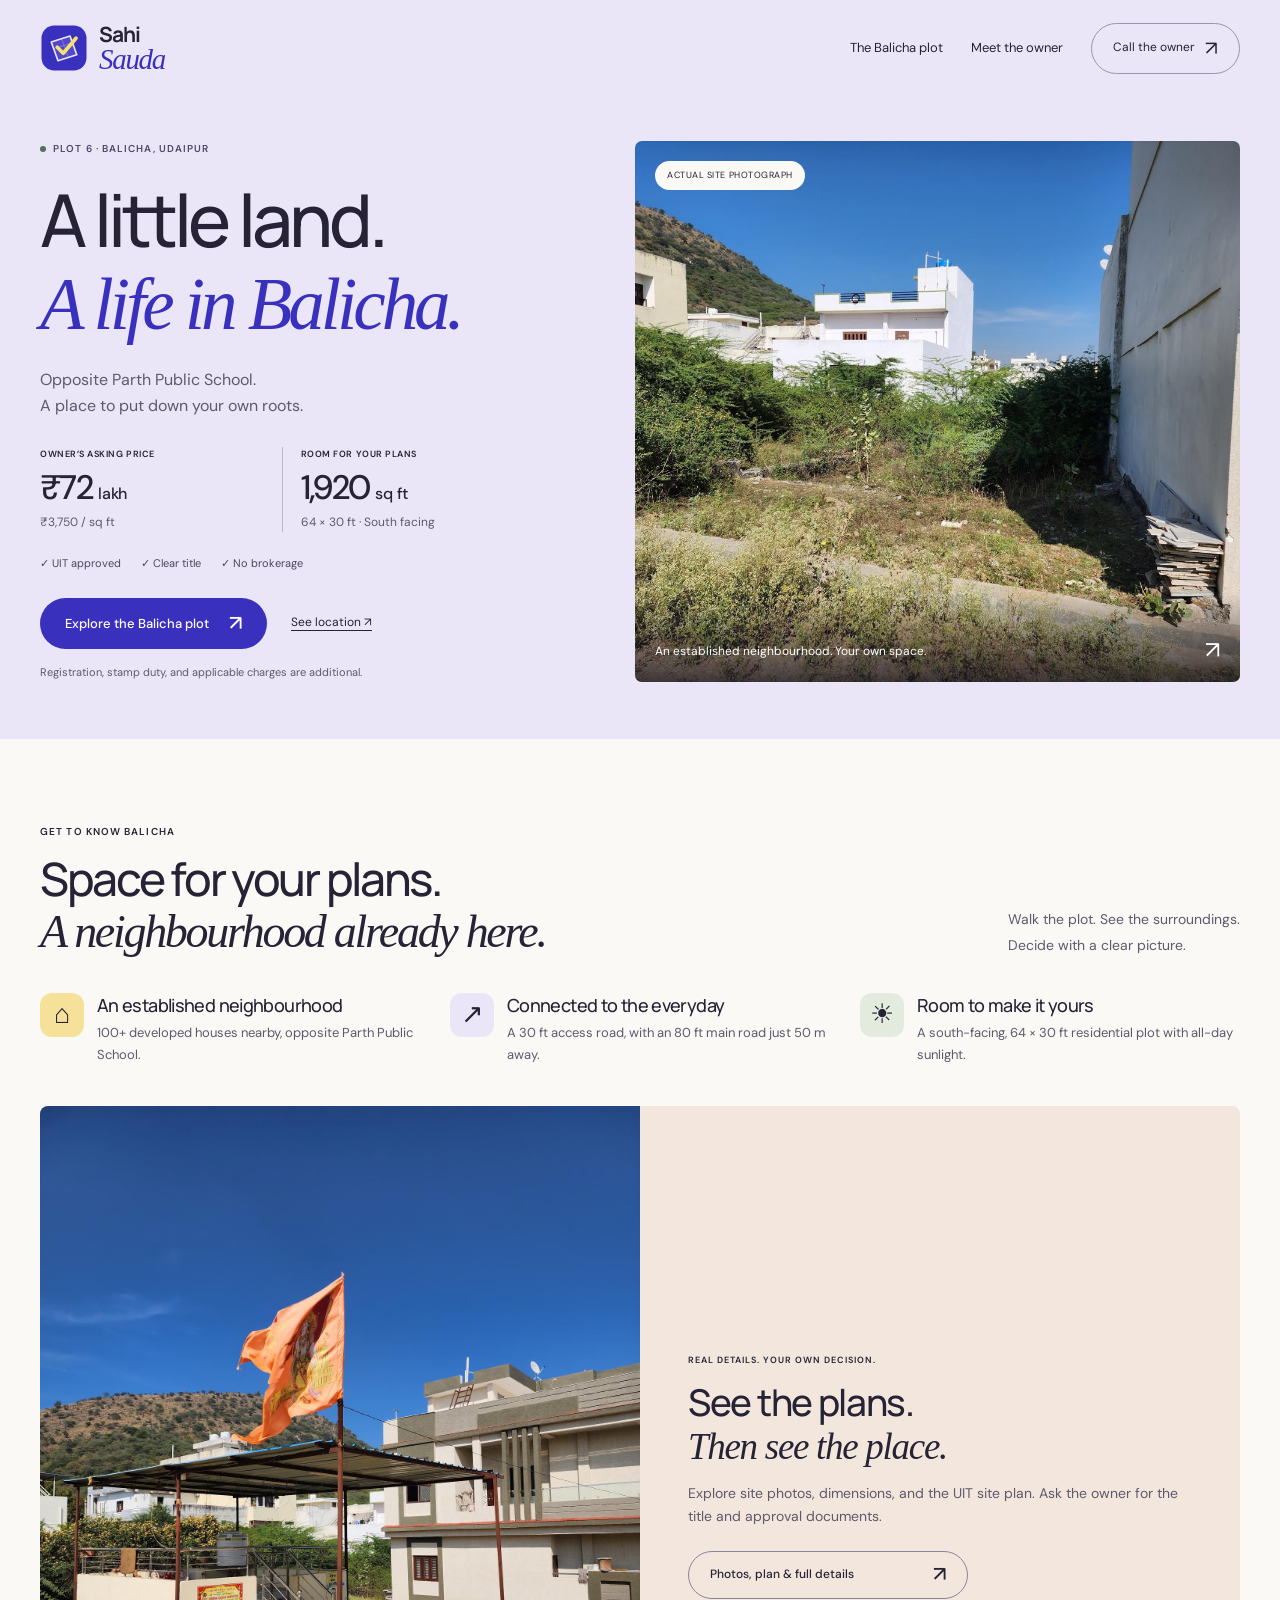
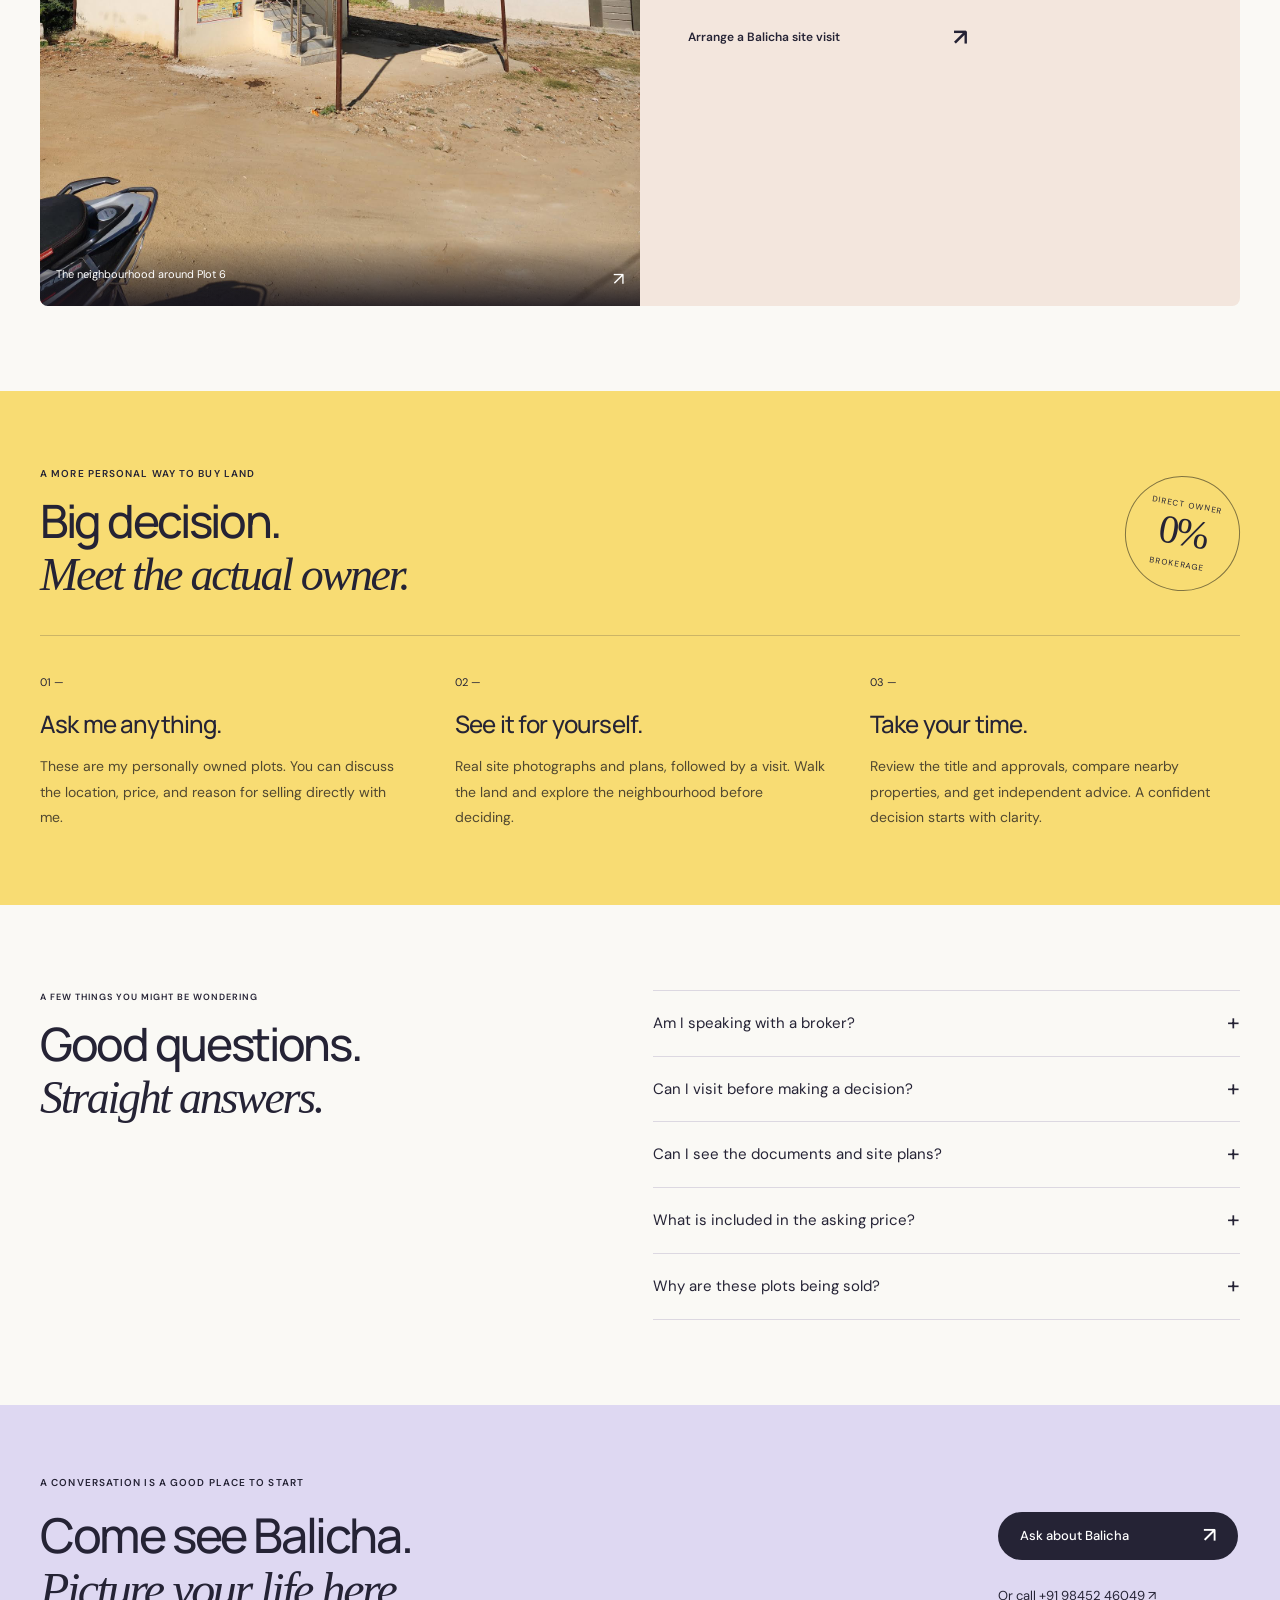
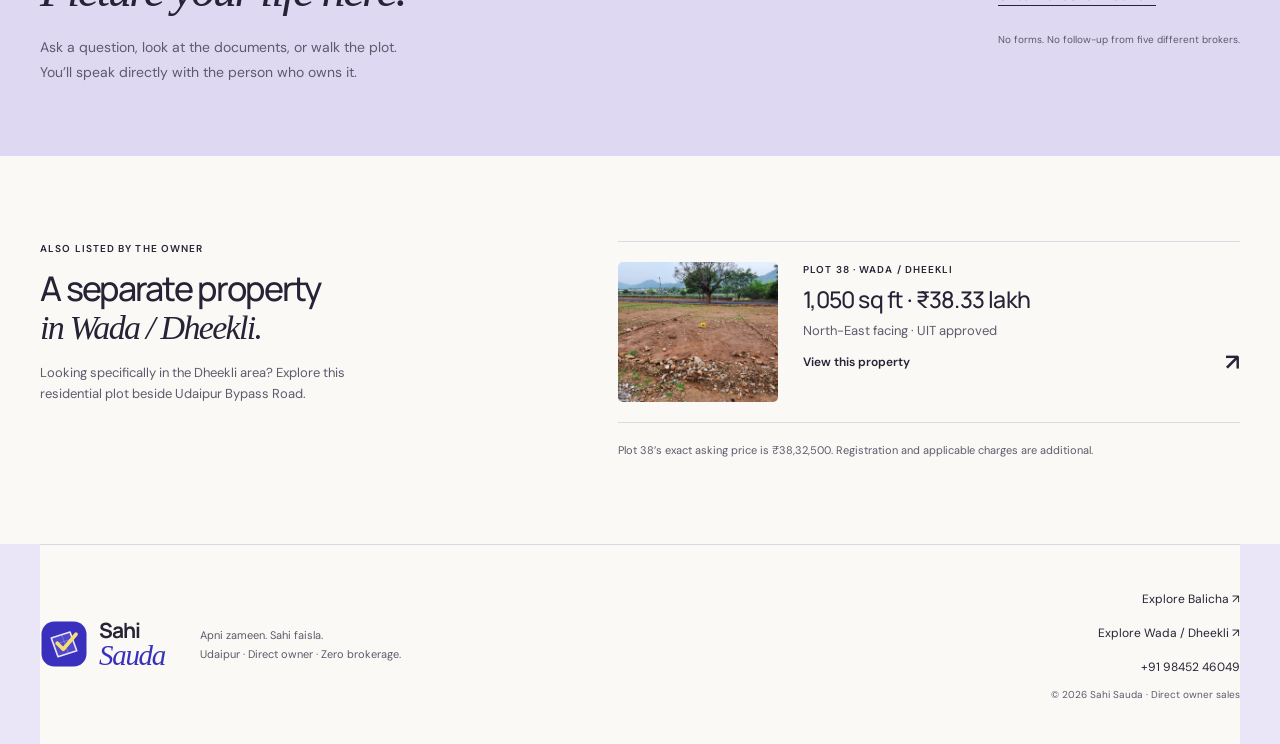
<file: index.html>
<!DOCTYPE html>
<html lang="en">
<head>
<meta charset="UTF-8">
<meta name="viewport" content="width=device-width, initial-scale=1.0">
<title>Balicha Plot for Sale, Udaipur | 1,920 sq ft · Direct Owner | Sahi Sauda</title>
<meta name="description" content="Explore Plot 6 in Balicha, Udaipur: 1,920 sq ft opposite Parth Public School. UIT approved, clear title. ₹72 lakh, direct from the owner. Arrange a site visit.">
<meta name="keywords" content="plots for sale in Udaipur, UIT approved plots Udaipur, residential plots Udaipur direct owner, Balicha plots for sale, Wada Dheekli plot 38, Udaipur Bypass Road plot, buy plot in Udaipur, land for sale Udaipur, property in Udaipur, Udaipur real estate, plots near Parth Public School">
<link rel="canonical" href="https://bhaveshagarwal.github.io/udr-properties/">
<meta property="og:site_name" content="Sahi Sauda">
<meta property="og:type" content="website">
<meta property="og:url" content="https://bhaveshagarwal.github.io/udr-properties/">
<meta property="og:title" content="Plot 6, Balicha · Your own piece of Udaipur">
<meta property="og:description" content="1,920 sq ft opposite Parth Public School. ₹72 lakh. UIT approved, clear title, and no brokerage. Speak directly with the owner.">
<meta property="og:image" content="https://bhaveshagarwal.github.io/udr-properties/images/Plot6SitePhotoNew1_og.jpg">
<meta property="og:image:width" content="1200">
<meta property="og:image:height" content="900">
<meta name="twitter:card" content="summary_large_image">
<meta name="twitter:url" content="https://bhaveshagarwal.github.io/udr-properties/">
<meta name="twitter:title" content="Plot 6, Balicha · Your own piece of Udaipur">
<meta name="twitter:description" content="1,920 sq ft in Balicha, Udaipur. ₹72 lakh. Direct owner sale, no brokerage.">
<meta name="twitter:image" content="https://bhaveshagarwal.github.io/udr-properties/images/Plot6SitePhotoNew1_og.jpg">
<script type="application/ld+json">
    {
      "@context": "https://schema.org",
      "@graph": [
        {
          "@type": "WebSite",
          "name": "Sahi Sauda",
          "url": "https://bhaveshagarwal.github.io/udr-properties/",
          "description": "Residential plots for sale directly from the owner in Udaipur, Rajasthan."
        },
        {
          "@type": "ItemList",
          "name": "Available residential plots in Udaipur",
          "itemListElement": [
            {"@type": "ListItem", "position": 1, "name": "Plot 6 in Balicha", "url": "https://bhaveshagarwal.github.io/udr-properties/property-balicha.html"},
            {"@type": "ListItem", "position": 2, "name": "Plot 38 in Wada / Dheekli", "url": "https://bhaveshagarwal.github.io/udr-properties/property-dheekli-plot38.html"}
          ]
        }
      ]
    }
    </script>
<meta name="theme-color" content="#ede9fb"><link rel="icon" href="images/favicon.svg?v=2" type="image/svg+xml"><link rel="stylesheet" href="site.css?v=7">
</head>
<body class="home-page">
<a class="skip" href="#main">Skip to content</a><header class="site-header wrap"><a class="brand" href="index.html" aria-label="Sahi Sauda — Udaipur plots, direct from the owner"><img class="brand-symbol" src="images/sahi-sauda-mark.svg" alt="" width="44" height="44"><span class="brand-name"><strong>Sahi</strong><em>Sauda</em></span></a><nav aria-label="Main navigation"><a href="index.html#plots">The Balicha plot</a><a href="index.html#approach">Meet the owner</a><a class="nav-contact" href="tel:+919845246049">Call the owner <span>↗</span></a></nav></header>
<main id="main">
<section class="home-hero" aria-labelledby="hero-title">
  <div class="wrap featured-grid">
    <div class="featured-title">
      <span class="eyebrow"><i class="live-dot"></i> PLOT 6 · BALICHA, UDAIPUR</span>
      <h1 id="hero-title">A little land.<br><em>A life in Balicha.</em></h1>
      <p>Opposite Parth Public School.<br>A place to put down your own roots.</p>
    </div>
    <a class="featured-photo" href="property-balicha.html" aria-label="Explore Balicha Plot 6 and its photographs">
      <img src="images/Plot6SitePhotoNew1_og.jpg" width="1200" height="900" alt="Actual site photograph of Plot 6 in Balicha, with neighbouring homes" fetchpriority="high">
      <span class="photo-tag">ACTUAL SITE PHOTOGRAPH</span>
      <span class="photo-caption">An established neighbourhood. Your own space. <b aria-hidden="true">↗</b></span>
    </a>
    <div class="featured-decision">
      <div class="featured-numbers">
        <div><span>OWNER’S ASKING PRICE</span><strong>₹72 <small>lakh</small></strong><p>₹3,750 / sq ft</p></div>
        <div><span>ROOM FOR YOUR PLANS</span><strong>1,920 <small>sq ft</small></strong><p>64 × 30 ft · South facing</p></div>
      </div>
      <div class="hero-proof"><span>✓ UIT approved</span><span>✓ Clear title</span><span>✓ No brokerage</span></div>
      <div class="hero-actions"><a class="button" href="property-balicha.html">Explore the Balicha plot <span>↗</span></a><a class="quiet-link" href="https://maps.app.goo.gl/N23fuoKT7r9cmTSH7" target="_blank" rel="noopener noreferrer">See location ↗</a></div>
      <p class="price-note">Registration, stamp duty, and applicable charges are additional.</p>
    </div>
  </div>
</section>
<section class="section wrap balicha-story" id="plots" aria-labelledby="balicha-title">
  <div class="section-heading"><div><span class="eyebrow">GET TO KNOW BALICHA</span><h2 id="balicha-title">Space for your plans.<br><em>A neighbourhood already here.</em></h2></div><p>Walk the plot. See the surroundings.<br>Decide with a clear picture.</p></div>
  <div class="benefit-list">
    <article><span class="benefit-icon" aria-hidden="true">⌂</span><div><h3>An established neighbourhood</h3><p>100+ developed houses nearby, opposite Parth Public School.</p></div></article>
    <article><span class="benefit-icon" aria-hidden="true">↗</span><div><h3>Connected to the everyday</h3><p>A 30 ft access road, with an 80 ft main road just 50 m away.</p></div></article>
    <article><span class="benefit-icon" aria-hidden="true">☀</span><div><h3>Room to make it yours</h3><p>A south-facing, 64 × 30 ft residential plot with all-day sunlight.</p></div></article>
  </div>
  <div class="balicha-preview">
    <a class="neighbourhood-photo" href="property-balicha.html"><img src="images/Plot6SiteNearbyPhoto.jpg" alt="Actual photograph of nearby houses and road in Balicha" width="900" height="675" loading="lazy"><span>The neighbourhood around Plot 6 <b>↗</b></span></a>
    <div class="plan-preview"><span class="eyebrow">REAL DETAILS. YOUR OWN DECISION.</span><h3>See the plans.<br><em>Then see the place.</em></h3><p>Explore site photos, dimensions, and the UIT site plan. Ask the owner for the title and approval documents.</p><a class="button outline" href="property-balicha.html">Photos, plan &amp; full details <span>↗</span></a><a class="text-link" href="https://wa.me/919845246049?text=Hi%2C%20I%E2%80%99m%20interested%20in%20Plot%206%20in%20Balicha%20%281%2C920%20sq%20ft%2C%20%E2%82%B972%20lakh%29.%20Could%20you%20share%20the%20details%20and%20help%20arrange%20a%20site%20visit%3F" target="_blank" rel="noopener noreferrer">Arrange a Balicha site visit <span>↗</span></a></div>
  </div>
</section>
<section class="owner-section" id="approach"><div class="wrap"><div class="section-heading"><div><span class="eyebrow">A MORE PERSONAL WAY TO BUY LAND</span>
<h2>Big decision.<br><em>Meet the actual owner.</em></h2>
</div><div class="owner-seal" aria-hidden="true">DIRECT OWNER<br><b>0%</b><br>BROKERAGE</div></div><div class="owner-grid">
<article><span>01 —</span>
<h3>Ask me anything.</h3>

<p>These are my personally owned plots. You can discuss the location, price, and reason for selling directly with me.</p>
</article>

<article><span>02 —</span>
<h3>See it for yourself.</h3>

<p>Real site photographs and plans, followed by a visit. Walk the land and explore the neighbourhood before deciding.</p>
</article>

<article><span>03 —</span>
<h3>Take your time.</h3>

<p>Review the title and approvals, compare nearby properties, and get independent advice. A confident decision starts with clarity.</p>
</article>
</div></div></section>
<section class="section wrap faq-section"><div><span class="eyebrow">A FEW THINGS YOU MIGHT BE WONDERING</span>
<h2>Good questions.<br><em>Straight answers.</em></h2>
</div><div class="faq-list">
<details>
<summary>Am I speaking with a broker?<span>+</span></summary>

<p>You’ll speak directly with the owner. The plots listed here are personally owned, and there is no brokerage fee.</p>
</details>

<details>
<summary>Can I visit before making a decision?<span>+</span></summary>

<p>Of course. Contact the owner on WhatsApp or call +91 98452 46049 to arrange a convenient visit. You can ask for the location and explore the surrounding area.</p>
</details>

<details>
<summary>Can I see the documents and site plans?<span>+</span></summary>

<p>Site plans are available on each plot’s detail page. Ask the owner for title and approval documents, and have them independently reviewed before a purchase.</p>
</details>

<details>
<summary>What is included in the asking price?<span>+</span></summary>

<p>The displayed price is the owner’s asking price for the land. Stamp duty, registration, and applicable government or other charges are additional. Discuss the full breakdown with the owner.</p>
</details>

<details>
<summary>Why are these plots being sold?<span>+</span></summary>

<p>The owner is selling some personally held real estate to meet personal financial requirements and fund business expansion. You’re welcome to discuss this directly.</p>
</details>
</div></section>
<section class="contact-section" id="contact"><div class="wrap contact-inner"><div><span class="eyebrow">A CONVERSATION IS A GOOD PLACE TO START</span>
<h2>Come see Balicha.<br><em>Picture your life here.</em></h2>

<p>Ask a question, look at the documents, or walk the plot.<br> You’ll speak directly with the person who owns it.</p>
</div><div class="contact-actions"><a class="button dark" href="https://wa.me/919845246049?text=Hi%2C%20I%E2%80%99m%20interested%20in%20Plot%206%20in%20Balicha%20%281%2C920%20sq%20ft%2C%20%E2%82%B972%20lakh%29.%20Could%20you%20share%20the%20details%20and%20help%20arrange%20a%20site%20visit%3F" target="_blank" rel="noopener noreferrer">Ask about Balicha <span>↗</span></a><a class="phone" href="tel:+919845246049">Or call +91 98452 46049 ↗</a><small>No forms. No follow-up from five different brokers.</small></div></div></section>
<section class="section wrap also-listed" aria-labelledby="other-title"><div><span class="eyebrow">ALSO LISTED BY THE OWNER</span><h2 id="other-title">A separate property<br><em>in Wada / Dheekli.</em></h2><p>Looking specifically in the Dheekli area? Explore this residential plot beside Udaipur Bypass Road.</p></div><a class="secondary-property" href="property-dheekli-plot38.html"><img src="images/plot38-photo.jpg" alt="Actual site photograph of Plot 38, Wada / Dheekli" width="1600" height="1200" loading="lazy"><div><span class="eyebrow">PLOT 38 · WADA / DHEEKLI</span><h3>1,050 sq ft · ₹38.33 lakh</h3><p>North-East facing · UIT approved</p><span class="text-link">View this property <span>↗</span></span></div></a><p class="price-note">Plot 38’s exact asking price is ₹38,32,500. Registration and applicable charges are additional.</p></section>
</main>
<footer class="wrap"><div><a class="brand" href="index.html" aria-label="Sahi Sauda — Udaipur plots, direct from the owner"><img class="brand-symbol" src="images/sahi-sauda-mark.svg" alt="" width="44" height="44"><span class="brand-name"><strong>Sahi</strong><em>Sauda</em></span></a>
<p>Apni zameen. Sahi faisla.<br>Udaipur · Direct owner · Zero brokerage.</p>
</div><div><a href="property-balicha.html">Explore Balicha ↗</a><a href="property-dheekli-plot38.html">Explore Wada / Dheekli ↗</a><a href="tel:+919845246049">+91 98452 46049</a><span>© 2026 Sahi Sauda · Direct owner sales</span></div></footer>
<div class="mobile-actions" aria-label="Contact the owner about Balicha"><a href="tel:+919845246049">Call owner</a><a href="https://wa.me/919845246049?text=Hi%2C%20I%E2%80%99m%20interested%20in%20Plot%206%20in%20Balicha%20%281%2C920%20sq%20ft%2C%20%E2%82%B972%20lakh%29.%20Could%20you%20share%20the%20details%20and%20help%20arrange%20a%20site%20visit%3F" target="_blank" rel="noopener noreferrer">WhatsApp · Balicha</a></div>
</body></html>
</file>
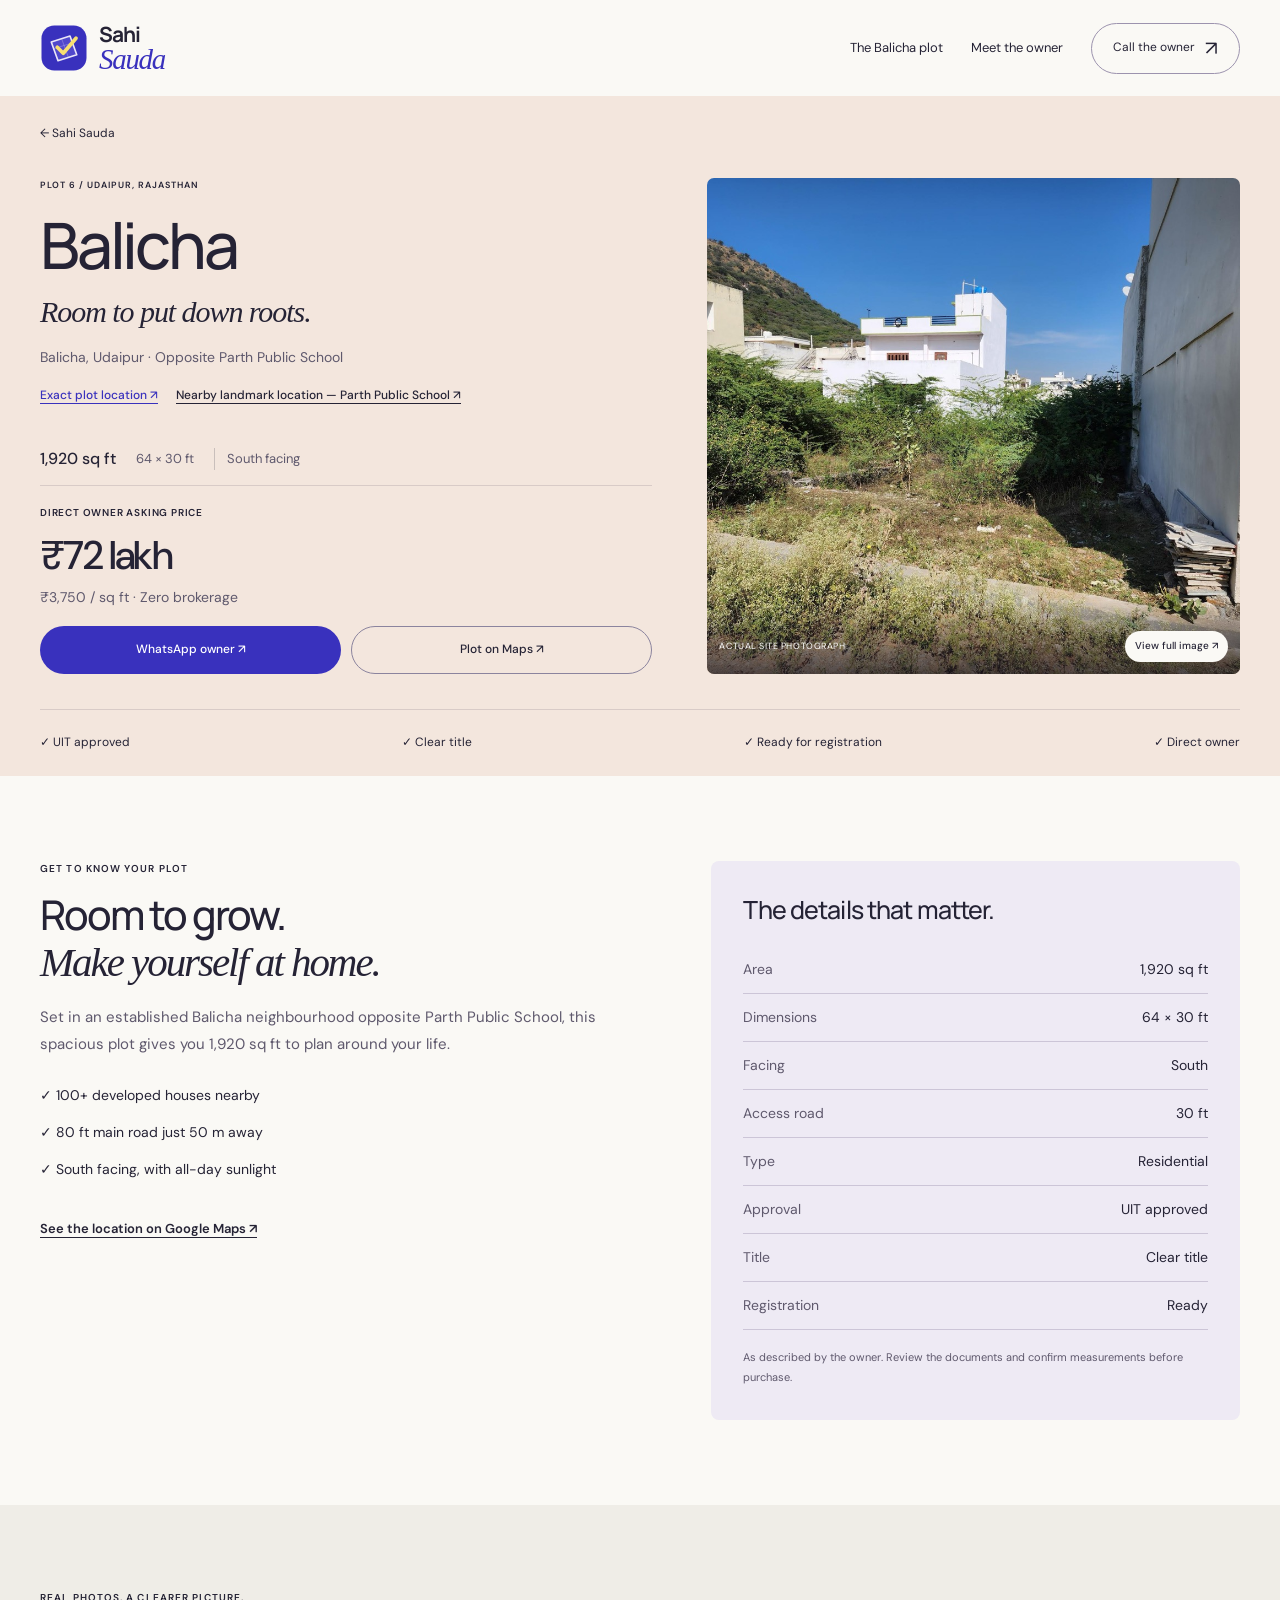
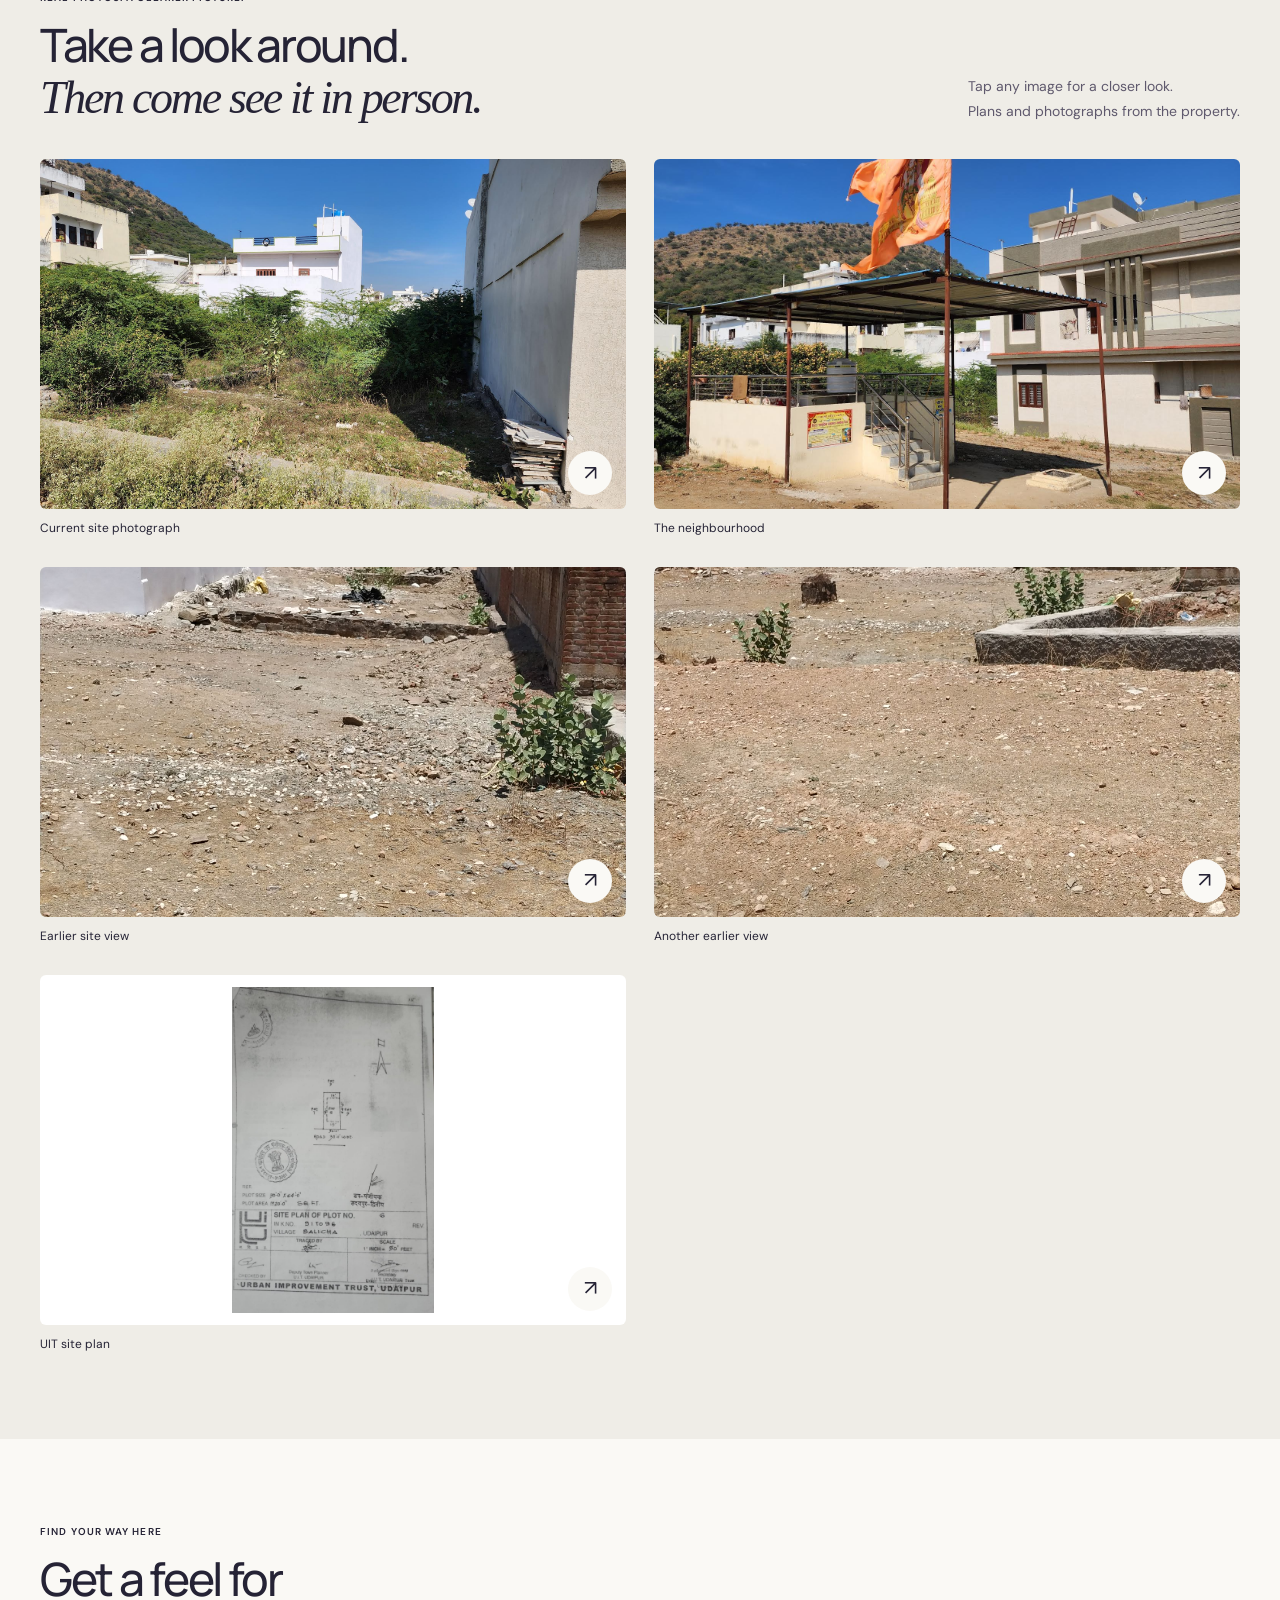
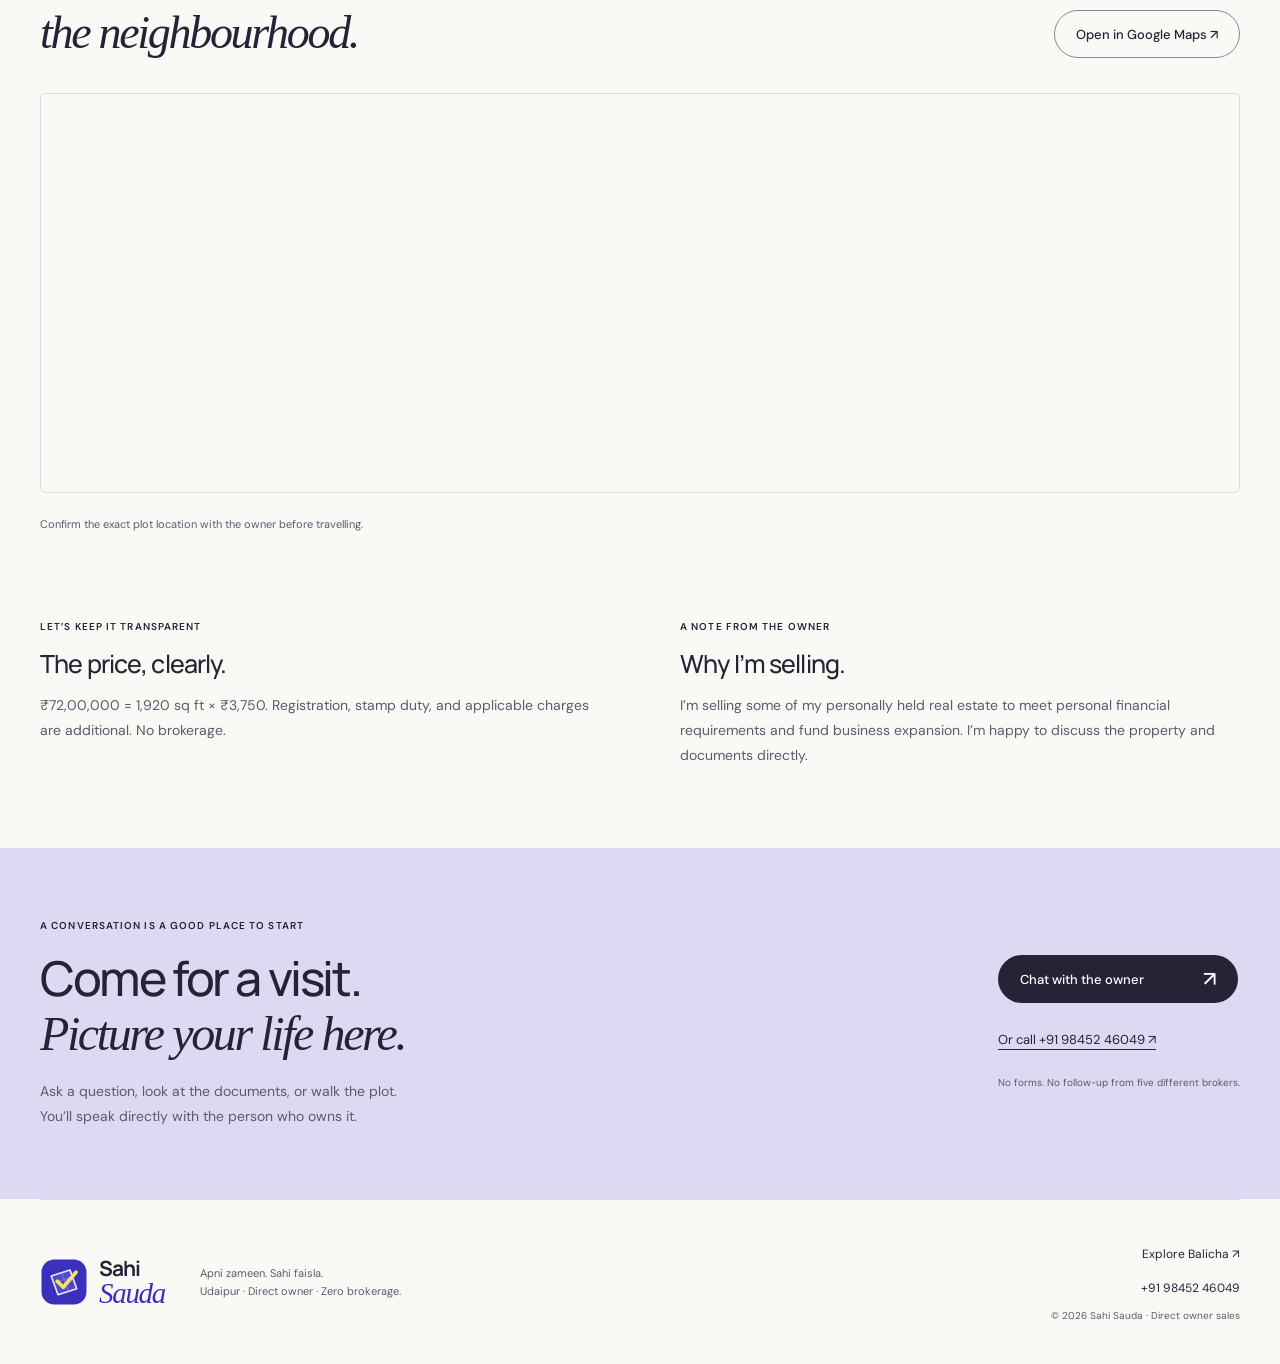
<file: property-balicha.html>
<!DOCTYPE html>
<html lang="en">
<head>
<meta charset="UTF-8">
<meta name="viewport" content="width=device-width, initial-scale=1.0">
<title>Plot 6 for Sale in Balicha, Udaipur | 1,920 sq ft | Sahi Sauda</title>
<meta name="description" content="Plot 6 is a south-facing 1,920 sq ft residential plot opposite Parth Public School, Balicha, Udaipur. UIT approved with clear title. Direct owner price: ₹72 lakhs.">
<meta name="keywords" content="plot opposite Parth Public School Udaipur, Balicha plot for sale, 1920 sqft plot Udaipur, south facing plot Balicha, UIT approved plot Balicha, residential plot near Parth Public School, land for sale Balicha Udaipur, property in Balicha, plot in Balicha direct owner, 30ft road plot Udaipur">
<link rel="canonical" href="https://bhaveshagarwal.github.io/udr-properties/property-balicha.html">
<meta property="og:site_name" content="Sahi Sauda">
<meta property="og:type" content="website">
<meta property="og:url" content="https://bhaveshagarwal.github.io/udr-properties/property-balicha.html">
<meta property="og:title" content="Plot 6 in Balicha, Udaipur | 1,920 sq ft">
<meta property="og:description" content="South-facing 1,920 sq ft Plot 6 opposite Parth Public School. UIT approved, clear title, direct owner sale for ₹72 lakhs.">
<meta property="og:image" content="https://bhaveshagarwal.github.io/udr-properties/images/Plot6SitePhotoNew1_og.jpg">
<meta property="og:image:width" content="1200">
<meta property="og:image:height" content="900">
<meta name="twitter:card" content="summary_large_image">
<meta name="twitter:url" content="https://bhaveshagarwal.github.io/udr-properties/property-balicha.html">
<meta name="twitter:title" content="Plot 6 in Balicha, Udaipur | 1,920 sq ft">
<meta name="twitter:description" content="South-facing 1,920 sq ft Plot 6 opposite Parth Public School. UIT approved, clear title, direct owner sale.">
<meta name="twitter:image" content="https://bhaveshagarwal.github.io/udr-properties/images/Plot6SitePhotoNew1_og.jpg">
<script type="application/ld+json">
    {
      "@context": "https://schema.org",
      "@graph": [
        {
          "@type": "RealEstateListing",
          "name": "Plot 6 for sale in Balicha, Udaipur",
          "url": "https://bhaveshagarwal.github.io/udr-properties/property-balicha.html",
          "description": "1,920 sq ft south-facing UIT approved residential plot opposite Parth Public School in Balicha, Udaipur.",
          "image": "https://bhaveshagarwal.github.io/udr-properties/images/Plot6SitePhotoNew1.jpg",
          "mainEntity": {
            "@type": "Product",
            "@id": "https://bhaveshagarwal.github.io/udr-properties/property-balicha.html#plot",
            "name": "Plot 6 residential land in Balicha",
            "identifier": "UDR-BAL-001",
            "category": "Residential land",
            "image": "https://bhaveshagarwal.github.io/udr-properties/images/Plot6SitePhotoNew1.jpg",
            "additionalProperty": [
              {"@type": "PropertyValue", "name": "Plot area", "value": 1920, "unitText": "sq ft"},
              {"@type": "PropertyValue", "name": "Facing", "value": "South"},
              {"@type": "PropertyValue", "name": "Road width", "value": 30, "unitText": "ft"}
            ]
          },
          "offers": {
            "@type": "Offer",
            "itemOffered": {"@id": "https://bhaveshagarwal.github.io/udr-properties/property-balicha.html#plot"},
            "price": 7200000,
            "priceCurrency": "INR",
            "availability": "https://schema.org/InStock",
            "url": "https://bhaveshagarwal.github.io/udr-properties/property-balicha.html"
          }
        },
        {
          "@type": "BreadcrumbList",
          "itemListElement": [
            {"@type": "ListItem", "position": 1, "name": "Available properties", "item": "https://bhaveshagarwal.github.io/udr-properties/"},
            {"@type": "ListItem", "position": 2, "name": "Plot 6 in Balicha", "item": "https://bhaveshagarwal.github.io/udr-properties/property-balicha.html"}
          ]
        }
      ]
    }
    </script>
<meta name="theme-color" content="#ede9fb"><link rel="icon" href="images/favicon.svg?v=2" type="image/svg+xml"><link rel="stylesheet" href="site.css?v=7">
</head>
<body class="detail-page"><a class="skip" href="#main">Skip to content</a>
<header class="site-header wrap"><a class="brand" href="index.html" aria-label="Sahi Sauda — Udaipur plots, direct from the owner"><img class="brand-symbol" src="images/sahi-sauda-mark.svg" alt="" width="44" height="44"><span class="brand-name"><strong>Sahi</strong><em>Sauda</em></span></a><nav aria-label="Main navigation"><a href="index.html#plots">The Balicha plot</a><a href="index.html#approach">Meet the owner</a><a class="nav-contact" href="tel:+919845246049">Call the owner <span>↗</span></a></nav></header>

<main id="main">
<section class="detail-hero peach"><div class="wrap"><a class="breadcrumb" href="index.html">← Sahi Sauda</a><div class="detail-intro"><div class="detail-title"><span class="eyebrow">PLOT 6 / UDAIPUR, RAJASTHAN</span>
<h1>Balicha<em>Room to put down roots.</em></h1>

<p class="location-description">Balicha, Udaipur · Opposite Parth Public School</p>
<div class="location-shortcuts" aria-label="Plot location and nearby landmark"><a href="https://maps.app.goo.gl/N23fuoKT7r9cmTSH7" target="_blank" rel="noopener noreferrer">Exact plot location ↗</a><a href="https://maps.app.goo.gl/34zegwb27nvs7VJt6" target="_blank" rel="noopener noreferrer" aria-label="Open the nearby landmark location, Parth Public School, in Google Maps">Nearby landmark location — Parth Public School ↗</a></div>
</div><a href="images/Plot6SitePhotoNew1.jpg" class="detail-cover" data-gallery data-caption="Actual site photograph of Plot 6" aria-label="Enlarge site photograph"><img src="images/Plot6SitePhotoNew1_og.jpg" alt="Actual site photograph of Plot 6 in Balicha, Udaipur" fetchpriority="high"><span>ACTUAL SITE PHOTOGRAPH <b>View full image ↗</b></span></a><div class="detail-price"><p class="detail-keyfacts"><strong>1,920 sq ft</strong><span>64 × 30 ft</span><span>South facing</span></p><span>DIRECT OWNER ASKING PRICE</span><strong>₹72 lakh</strong>
<p>₹3,750 / sq ft · Zero brokerage</p>
<div class="detail-top-actions"><a class="button" href="https://wa.me/919845246049?text=Hi%2C%20I%E2%80%99m%20interested%20in%20Plot%206%20in%20Balicha%20%281%2C920%20sq%20ft%2C%20%E2%82%B972%20lakh%29.%20Could%20you%20share%20the%20details%20and%20help%20arrange%20a%20site%20visit%3F" target="_blank" rel="noopener noreferrer" aria-label="WhatsApp the owner about Balicha Plot 6">WhatsApp owner ↗</a><a class="button outline" href="https://maps.app.goo.gl/N23fuoKT7r9cmTSH7" target="_blank" rel="noopener noreferrer" aria-label="Open the exact Balicha Plot 6 location in Google Maps">Plot on Maps ↗</a></div></div></div><div class="detail-proof"><span>✓ UIT approved</span><span>✓ Clear title</span><span>✓ Ready for registration</span><span>✓ Direct owner</span></div></div></section>

<section class="section wrap detail-overview"><div><span class="eyebrow">GET TO KNOW YOUR PLOT</span>
<h2>Room to grow.<br><em>Make yourself at home.</em></h2>

<p>Set in an established Balicha neighbourhood opposite Parth Public School, this spacious plot gives you 1,920 sq ft to plan around your life.</p>

<ul class="feature-list">
<li>✓ 100+ developed houses nearby</li>

<li>✓ 80 ft main road just 50 m away</li>

<li>✓ South facing, with all-day sunlight</li>
</ul>
<a class="text-link" href="https://maps.app.goo.gl/N23fuoKT7r9cmTSH7" target="_blank" rel="noopener noreferrer">See the location on Google Maps ↗</a></div><div class="spec-card">
<h3>The details that matter.</h3>

<dl><div><dt>Area</dt><dd>1,920 sq ft</dd></div><div><dt>Dimensions</dt><dd>64 × 30 ft</dd></div><div><dt>Facing</dt><dd>South</dd></div><div><dt>Access road</dt><dd>30 ft</dd></div><div><dt>Type</dt><dd>Residential</dd></div><div><dt>Approval</dt><dd>UIT approved</dd></div><div><dt>Title</dt><dd>Clear title</dd></div><div><dt>Registration</dt><dd>Ready</dd></div></dl>

<p>As described by the owner. Review the documents and confirm measurements before purchase.</p>
</div></section>

<section class="gallery-section"><div class="section wrap"><div class="section-heading"><div><span class="eyebrow">REAL PHOTOS. A CLEARER PICTURE.</span>
<h2>Take a look around.<br><em>Then come see it in person.</em></h2>
</div>
<p>Tap any image for a closer look.<br>Plans and photographs from the property.</p>
</div><div class="gallery-grid">
<figure><a href="images/Plot6SitePhotoNew1.jpg" data-gallery data-caption="Current site photograph" aria-label="Enlarge current site photograph"><img src="images/Plot6SitePhotoNew1.jpg" alt="Current site photograph — Plot 6, Balicha" loading="lazy"><span>↗</span></a><figcaption>Current site photograph</figcaption></figure>

<figure><a href="images/Plot6SiteNearbyPhoto.jpg" data-gallery data-caption="The neighbourhood" aria-label="Enlarge the neighbourhood"><img src="images/Plot6SiteNearbyPhoto.jpg" alt="The neighbourhood — Plot 6, Balicha" loading="lazy"><span>↗</span></a><figcaption>The neighbourhood</figcaption></figure>

<figure><a href="images/Plot6OldPhoto1.jpeg" data-gallery data-caption="Earlier site view" aria-label="Enlarge earlier site view"><img src="images/Plot6OldPhoto1.jpeg" alt="Earlier site view — Plot 6, Balicha" loading="lazy"><span>↗</span></a><figcaption>Earlier site view</figcaption></figure>

<figure><a href="images/Plot6OldPhoto2.jpeg" data-gallery data-caption="Another earlier view" aria-label="Enlarge another earlier view"><img src="images/Plot6OldPhoto2.jpeg" alt="Another earlier view — Plot 6, Balicha" loading="lazy"><span>↗</span></a><figcaption>Another earlier view</figcaption></figure>

<figure><a href="images/SitePlanPlot6.jpeg" data-gallery data-caption="UIT site plan" aria-label="Enlarge uit site plan"><img src="images/SitePlanPlot6.jpeg" alt="UIT site plan — Plot 6, Balicha" loading="lazy"><span>↗</span></a><figcaption>UIT site plan</figcaption></figure>
</div></div></section>

<section class="section wrap map-section"><div class="section-heading"><div><span class="eyebrow">FIND YOUR WAY HERE</span>
<h2>Get a feel for<br><em>the neighbourhood.</em></h2>
</div><a class="button outline" href="https://maps.app.goo.gl/N23fuoKT7r9cmTSH7" target="_blank" rel="noopener noreferrer">Open in Google Maps ↗</a></div><iframe title="Map of Plot 6 in Balicha" src="https://maps.google.com/maps?q=24.5239167,73.6670278&amp;z=16&amp;output=embed" loading="lazy" referrerpolicy="no-referrer-when-downgrade" allowfullscreen></iframe>
<p class="price-note">Confirm the exact plot location with the owner before travelling.</p>
</section>

<section class="wrap detail-notes">
<article><span class="eyebrow">LET’S KEEP IT TRANSPARENT</span>
<h3>The price, clearly.</h3>

<p>₹72,00,000 = 1,920 sq ft × ₹3,750. Registration, stamp duty, and applicable charges are additional. No brokerage.</p>
</article>

<article><span class="eyebrow">A NOTE FROM THE OWNER</span>
<h3>Why I’m selling.</h3>

<p>I’m selling some of my personally held real estate to meet personal financial requirements and fund business expansion. I’m happy to discuss the property and documents directly.</p>
</article>
</section>

<section class="contact-section" id="contact"><div class="wrap contact-inner"><div><span class="eyebrow">A CONVERSATION IS A GOOD PLACE TO START</span>
<h2>Come for a visit.<br><em>Picture your life here.</em></h2>

<p>Ask a question, look at the documents, or walk the plot.<br> You’ll speak directly with the person who owns it.</p>
</div><div class="contact-actions"><a class="button dark" href="https://wa.me/919845246049?text=Hi%2C%20I%E2%80%99m%20interested%20in%20Plot%206%20in%20Balicha.%20Could%20we%20discuss%20the%20details%20and%20arrange%20a%20site%20visit%3F" target="_blank" rel="noopener noreferrer">Chat with the owner <span>↗</span></a><a class="phone" href="tel:+919845246049">Or call +91 98452 46049 ↗</a><small>No forms. No follow-up from five different brokers.</small></div></div></section>


</main>

<footer class="wrap"><div><a class="brand" href="index.html" aria-label="Sahi Sauda — Udaipur plots, direct from the owner"><img class="brand-symbol" src="images/sahi-sauda-mark.svg" alt="" width="44" height="44"><span class="brand-name"><strong>Sahi</strong><em>Sauda</em></span></a>
<p>Apni zameen. Sahi faisla.<br>Udaipur · Direct owner · Zero brokerage.</p>
</div><div><a href="index.html#plots">Explore Balicha ↗</a><a href="tel:+919845246049">+91 98452 46049</a><span>© 2026 Sahi Sauda · Direct owner sales</span></div></footer>
<div class="mobile-actions" aria-label="Contact the owner about Balicha"><a href="tel:+919845246049">Call owner</a><a href="https://wa.me/919845246049?text=Hi%2C%20I%E2%80%99m%20interested%20in%20Plot%206%20in%20Balicha%20%281%2C920%20sq%20ft%2C%20%E2%82%B972%20lakh%29.%20Could%20you%20share%20the%20details%20and%20help%20arrange%20a%20site%20visit%3F" target="_blank" rel="noopener noreferrer">WhatsApp · Balicha</a></div>
<dialog class="media-dialog" id="media-dialog" aria-label="Property photo viewer"><div class="media-dialog-inner"><div class="media-dialog-toolbar"><span data-dialog-counter></span><button type="button" data-dialog-close aria-label="Close photo viewer">✕</button></div><div class="media-dialog-image-wrap"><img data-dialog-image alt=""></div><div class="media-dialog-bottom">
<p data-dialog-caption></p>
<div class="media-dialog-nav"><button type="button" data-dialog-previous aria-label="Previous image">←</button><button type="button" data-dialog-next aria-label="Next image">→</button></div></div></div></dialog>
<script src="property-gallery.js?v=2" defer></script></body></html>
</file>
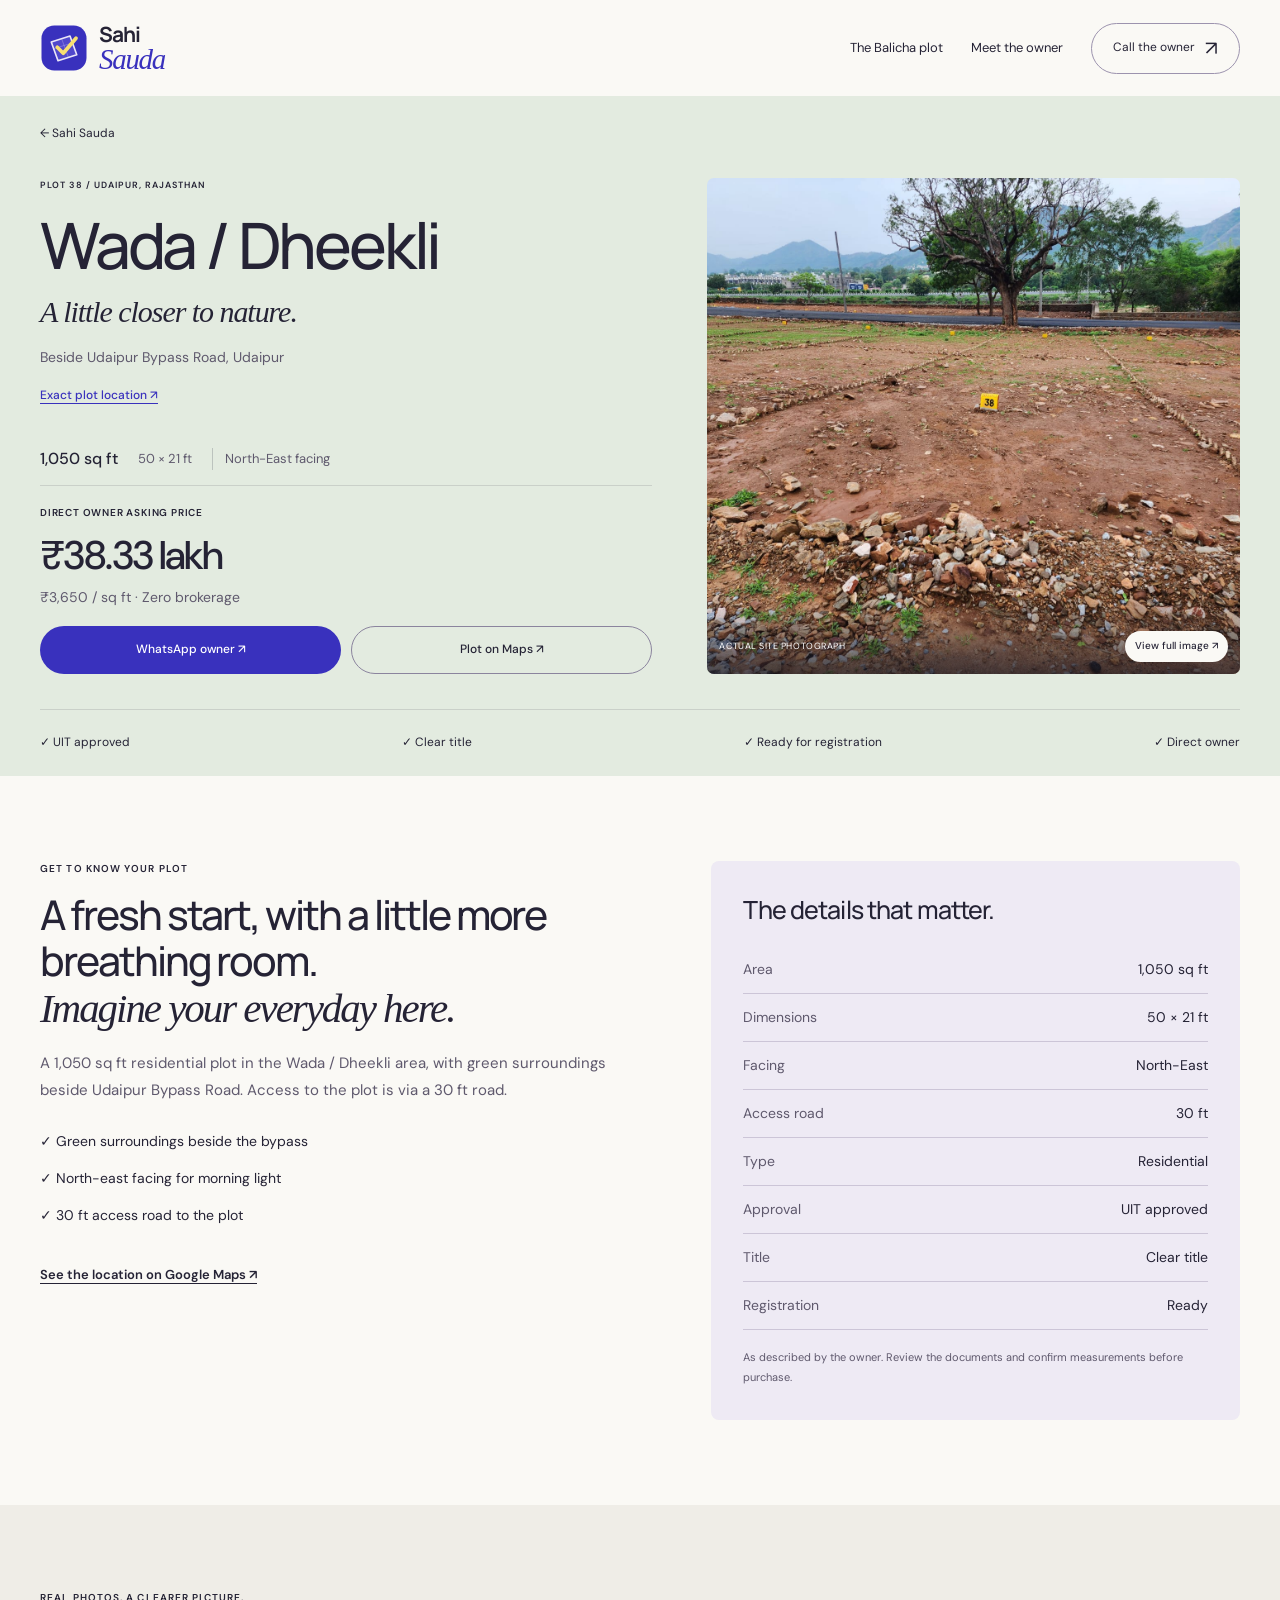
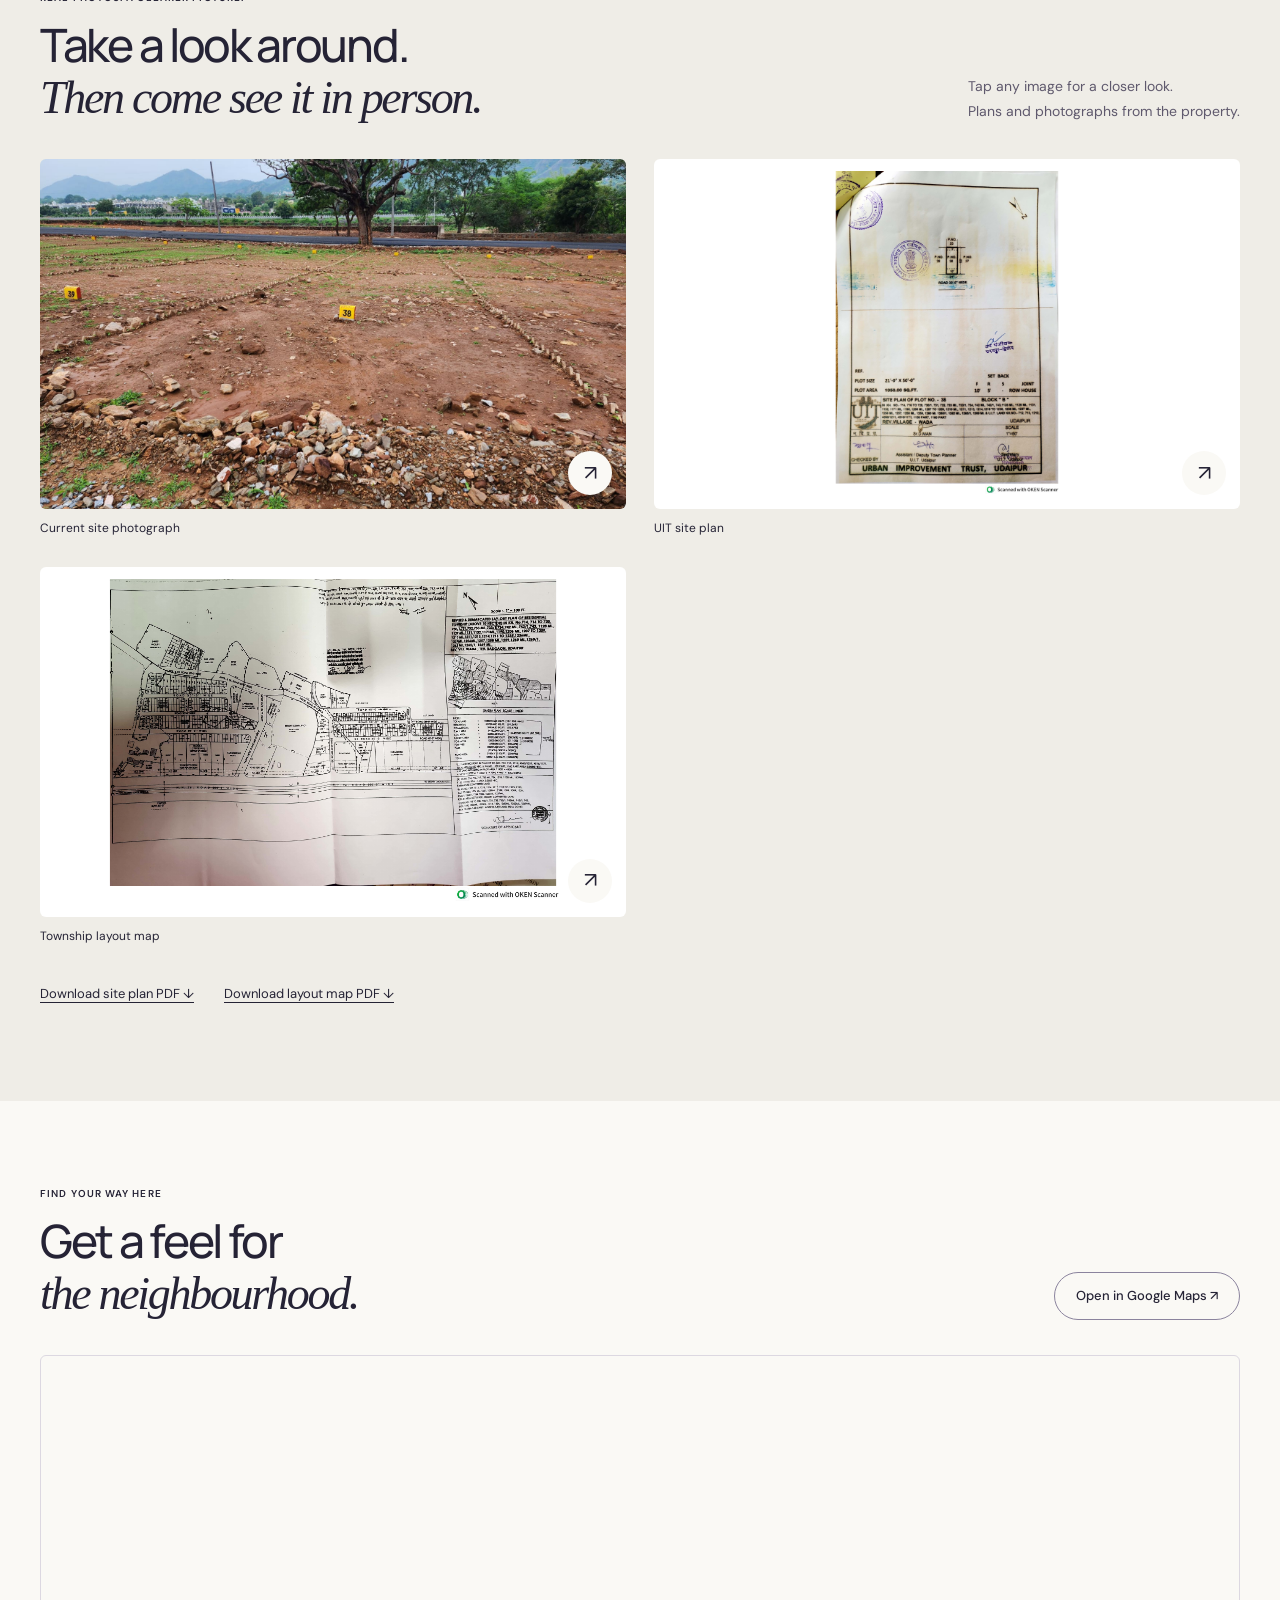
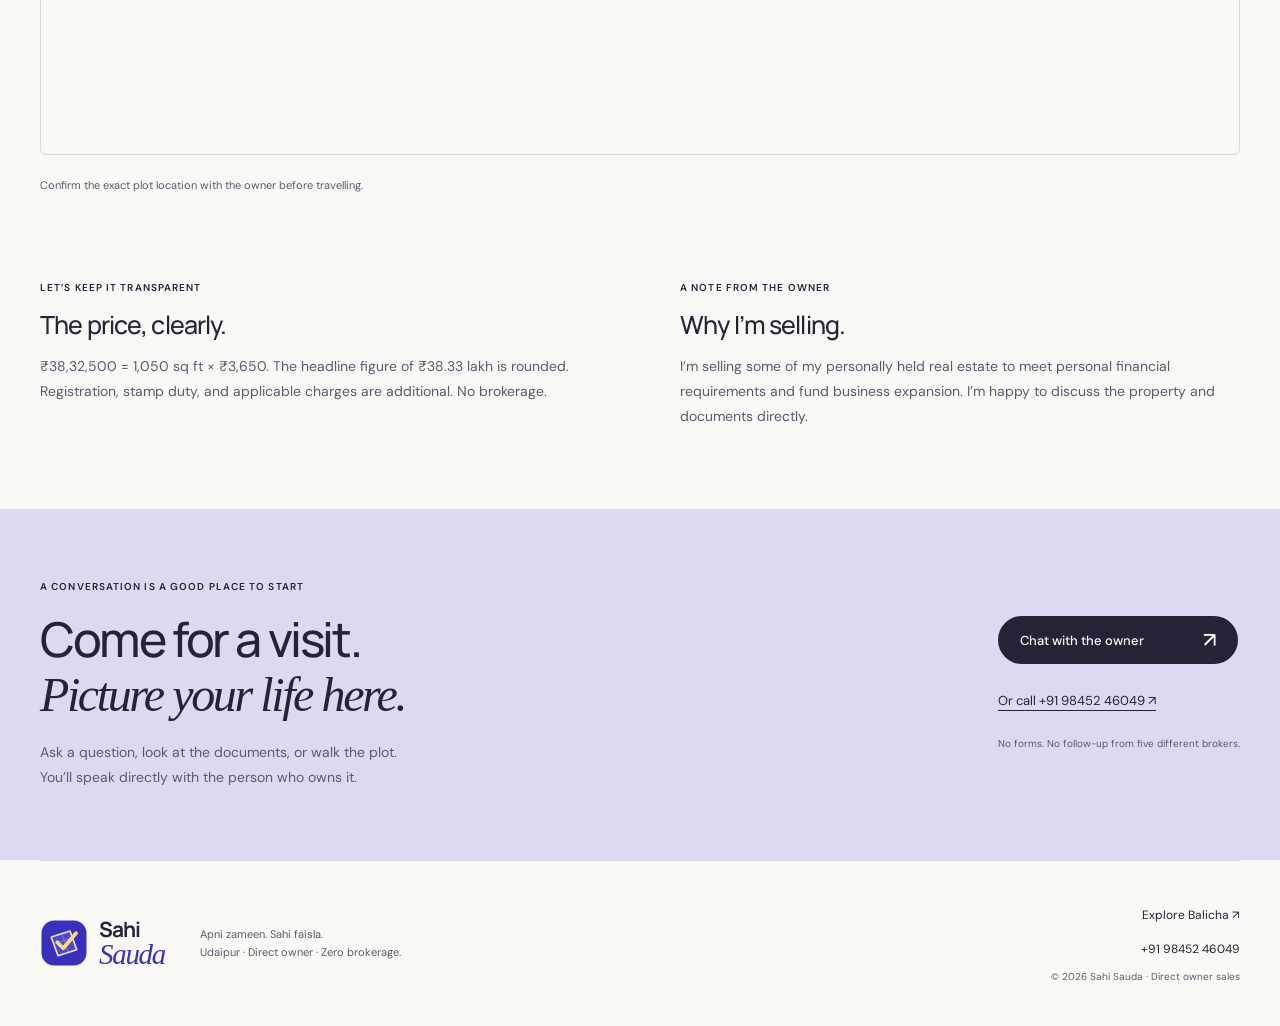
<file: property-dheekli-plot38.html>
<!DOCTYPE html>
<html lang="en">
<head>
<meta charset="UTF-8">
<meta name="viewport" content="width=device-width, initial-scale=1">
<title>Plot 38 for Sale in Wada, Dheekli, Udaipur | 1,050 sq ft | Sahi Sauda</title>
<meta name="description" content="UIT approved residential Plot 38 for sale in Wada, Dheekli, Udaipur. 1,050 sq ft, north-east facing, 30 ft road, beside Udaipur Bypass Road. Direct owner sale for ₹38,32,500.">
<meta name="keywords" content="Plot 38 Wada Udaipur, Dheekli plot for sale, UIT approved plot Wada, Udaipur Bypass Road residential plot, north-east facing plot Udaipur">
<link rel="canonical" href="https://bhaveshagarwal.github.io/udr-properties/property-dheekli-plot38.html">
<meta property="og:site_name" content="Sahi Sauda">
<meta property="og:type" content="website">
<meta property="og:url" content="https://bhaveshagarwal.github.io/udr-properties/property-dheekli-plot38.html">
<meta property="og:title" content="Plot 38, Wada / Dheekli, Udaipur | 1,050 sq ft">
<meta property="og:description" content="North-east facing UIT approved residential plot beside Udaipur Bypass Road. Direct owner price: ₹38,32,500.">
<meta property="og:image" content="https://bhaveshagarwal.github.io/udr-properties/images/plot38-photo.jpg">
<meta property="og:image:width" content="1600">
<meta property="og:image:height" content="1200">
<meta name="twitter:card" content="summary_large_image">
<meta name="twitter:url" content="https://bhaveshagarwal.github.io/udr-properties/property-dheekli-plot38.html">
<meta name="twitter:title" content="Plot 38 for Sale in Wada / Dheekli, Udaipur">
<meta name="twitter:description" content="1,050 sq ft UIT approved residential plot beside Udaipur Bypass Road. ₹38,32,500.">
<meta name="twitter:image" content="https://bhaveshagarwal.github.io/udr-properties/images/plot38-photo.jpg">
<script type="application/ld+json">
    {
      "@context": "https://schema.org",
      "@graph": [
        {
          "@type": "RealEstateListing",
          "name": "Plot 38 for sale in Wada / Dheekli, Udaipur",
          "url": "https://bhaveshagarwal.github.io/udr-properties/property-dheekli-plot38.html",
          "description": "1,050 sq ft north-east facing UIT approved residential plot beside Udaipur Bypass Road in Wada, Udaipur.",
          "image": "https://bhaveshagarwal.github.io/udr-properties/images/plot38-photo.jpg",
          "mainEntity": {
            "@type": "Product",
            "@id": "https://bhaveshagarwal.github.io/udr-properties/property-dheekli-plot38.html#plot",
            "name": "Plot 38 residential land in Wada / Dheekli",
            "identifier": "UDR-WAD-038",
            "category": "Residential land",
            "image": "https://bhaveshagarwal.github.io/udr-properties/images/plot38-photo.jpg",
            "additionalProperty": [
              {"@type": "PropertyValue", "name": "Plot area", "value": 1050, "unitText": "sq ft"},
              {"@type": "PropertyValue", "name": "Facing", "value": "North-East"},
              {"@type": "PropertyValue", "name": "Road width", "value": 30, "unitText": "ft"}
            ]
          },
          "offers": {
            "@type": "Offer",
            "itemOffered": {"@id": "https://bhaveshagarwal.github.io/udr-properties/property-dheekli-plot38.html#plot"},
            "price": 3832500,
            "priceCurrency": "INR",
            "availability": "https://schema.org/InStock",
            "url": "https://bhaveshagarwal.github.io/udr-properties/property-dheekli-plot38.html"
          }
        },
        {
          "@type": "BreadcrumbList",
          "itemListElement": [
            {"@type": "ListItem", "position": 1, "name": "Available properties", "item": "https://bhaveshagarwal.github.io/udr-properties/"},
            {"@type": "ListItem", "position": 2, "name": "Plot 38 in Wada / Dheekli", "item": "https://bhaveshagarwal.github.io/udr-properties/property-dheekli-plot38.html"}
          ]
        }
      ]
    }
    </script>
<meta name="theme-color" content="#ede9fb"><link rel="icon" href="images/favicon.svg?v=2" type="image/svg+xml"><link rel="stylesheet" href="site.css?v=7">
</head>
<body class="detail-page"><a class="skip" href="#main">Skip to content</a>
<header class="site-header wrap"><a class="brand" href="index.html" aria-label="Sahi Sauda — Udaipur plots, direct from the owner"><img class="brand-symbol" src="images/sahi-sauda-mark.svg" alt="" width="44" height="44"><span class="brand-name"><strong>Sahi</strong><em>Sauda</em></span></a><nav aria-label="Main navigation"><a href="index.html#plots">The Balicha plot</a><a href="index.html#approach">Meet the owner</a><a class="nav-contact" href="tel:+919845246049">Call the owner <span>↗</span></a></nav></header>

<main id="main">
<section class="detail-hero mint"><div class="wrap"><a class="breadcrumb" href="index.html">← Sahi Sauda</a><div class="detail-intro"><div class="detail-title"><span class="eyebrow">PLOT 38 / UDAIPUR, RAJASTHAN</span>
<h1>Wada / Dheekli<em>A little closer to nature.</em></h1>

<p class="location-description">Beside Udaipur Bypass Road, Udaipur</p>
<div class="location-shortcuts"><a href="https://maps.app.goo.gl/t1ZNRGmxxt2vJsyY6" target="_blank" rel="noopener noreferrer">Exact plot location ↗</a></div>
</div><a href="images/plot38-photo.jpg" class="detail-cover" data-gallery data-caption="Actual site photograph of Plot 38" aria-label="Enlarge site photograph"><img src="images/plot38-photo.jpg" alt="Actual site photograph of Plot 38 in Wada / Dheekli, Udaipur" fetchpriority="high"><span>ACTUAL SITE PHOTOGRAPH <b>View full image ↗</b></span></a><div class="detail-price"><p class="detail-keyfacts"><strong>1,050 sq ft</strong><span>50 × 21 ft</span><span>North-East facing</span></p><span>DIRECT OWNER ASKING PRICE</span><strong>₹38.33 lakh</strong>
<p>₹3,650 / sq ft · Zero brokerage</p>
<div class="detail-top-actions"><a class="button" href="https://wa.me/919845246049?text=Hi%2C%20I%E2%80%99m%20interested%20in%20Plot%2038%20in%20Wada%20/%20Dheekli.%20Could%20we%20arrange%20a%20site%20visit%3F" target="_blank" rel="noopener noreferrer" aria-label="WhatsApp the owner about Wada / Dheekli Plot 38">WhatsApp owner ↗</a><a class="button outline" href="https://maps.app.goo.gl/t1ZNRGmxxt2vJsyY6" target="_blank" rel="noopener noreferrer" aria-label="Open the exact Wada / Dheekli Plot 38 location in Google Maps">Plot on Maps ↗</a></div></div></div><div class="detail-proof"><span>✓ UIT approved</span><span>✓ Clear title</span><span>✓ Ready for registration</span><span>✓ Direct owner</span></div></div></section>

<section class="section wrap detail-overview"><div><span class="eyebrow">GET TO KNOW YOUR PLOT</span>
<h2>A fresh start, with a little more breathing room.<br><em>Imagine your everyday here.</em></h2>

<p>A 1,050 sq ft residential plot in the Wada / Dheekli area, with green surroundings beside Udaipur Bypass Road. Access to the plot is via a 30 ft road.</p>

<ul class="feature-list">
<li>✓ Green surroundings beside the bypass</li>

<li>✓ North-east facing for morning light</li>

<li>✓ 30 ft access road to the plot</li>
</ul>
<a class="text-link" href="https://maps.app.goo.gl/t1ZNRGmxxt2vJsyY6" target="_blank" rel="noopener noreferrer">See the location on Google Maps ↗</a></div><div class="spec-card">
<h3>The details that matter.</h3>

<dl><div><dt>Area</dt><dd>1,050 sq ft</dd></div><div><dt>Dimensions</dt><dd>50 × 21 ft</dd></div><div><dt>Facing</dt><dd>North-East</dd></div><div><dt>Access road</dt><dd>30 ft</dd></div><div><dt>Type</dt><dd>Residential</dd></div><div><dt>Approval</dt><dd>UIT approved</dd></div><div><dt>Title</dt><dd>Clear title</dd></div><div><dt>Registration</dt><dd>Ready</dd></div></dl>

<p>As described by the owner. Review the documents and confirm measurements before purchase.</p>
</div></section>

<section class="gallery-section"><div class="section wrap"><div class="section-heading"><div><span class="eyebrow">REAL PHOTOS. A CLEARER PICTURE.</span>
<h2>Take a look around.<br><em>Then come see it in person.</em></h2>
</div>
<p>Tap any image for a closer look.<br>Plans and photographs from the property.</p>
</div><div class="gallery-grid">
<figure><a href="images/plot38-photo.jpg" data-gallery data-caption="Current site photograph" aria-label="Enlarge current site photograph"><img src="images/plot38-photo.jpg" alt="Current site photograph — Plot 38, Wada / Dheekli" loading="lazy"><span>↗</span></a><figcaption>Current site photograph</figcaption></figure>

<figure><a href="images/plot38-site-plan.png" data-gallery data-caption="UIT site plan" aria-label="Enlarge uit site plan"><img src="images/plot38-site-plan.png" alt="UIT site plan — Plot 38, Wada / Dheekli" loading="lazy"><span>↗</span></a><figcaption>UIT site plan</figcaption></figure>

<figure><a href="images/plot38-layout-map.png" data-gallery data-caption="Township layout map" aria-label="Enlarge township layout map"><img src="images/plot38-layout-map.png" alt="Township layout map — Plot 38, Wada / Dheekli" loading="lazy"><span>↗</span></a><figcaption>Township layout map</figcaption></figure>
</div><div class="download-links"><a href="documents/plot38-site-plan.pdf" download>Download site plan PDF ↓</a><a href="documents/plot38-layout-map.pdf" download>Download layout map PDF ↓</a></div></div></section>

<section class="section wrap map-section"><div class="section-heading"><div><span class="eyebrow">FIND YOUR WAY HERE</span>
<h2>Get a feel for<br><em>the neighbourhood.</em></h2>
</div><a class="button outline" href="https://maps.app.goo.gl/t1ZNRGmxxt2vJsyY6" target="_blank" rel="noopener noreferrer">Open in Google Maps ↗</a></div><iframe title="Map of Plot 38 in Wada / Dheekli" src="https://maps.google.com/maps?q=24.6348876,73.7683784&amp;z=16&amp;output=embed" loading="lazy" referrerpolicy="no-referrer-when-downgrade" allowfullscreen></iframe>
<p class="price-note">Confirm the exact plot location with the owner before travelling.</p>
</section>

<section class="wrap detail-notes">
<article><span class="eyebrow">LET’S KEEP IT TRANSPARENT</span>
<h3>The price, clearly.</h3>

<p>₹38,32,500 = 1,050 sq ft × ₹3,650. The headline figure of ₹38.33 lakh is rounded. Registration, stamp duty, and applicable charges are additional. No brokerage.</p>
</article>

<article><span class="eyebrow">A NOTE FROM THE OWNER</span>
<h3>Why I’m selling.</h3>

<p>I’m selling some of my personally held real estate to meet personal financial requirements and fund business expansion. I’m happy to discuss the property and documents directly.</p>
</article>
</section>

<section class="contact-section" id="contact"><div class="wrap contact-inner"><div><span class="eyebrow">A CONVERSATION IS A GOOD PLACE TO START</span>
<h2>Come for a visit.<br><em>Picture your life here.</em></h2>

<p>Ask a question, look at the documents, or walk the plot.<br> You’ll speak directly with the person who owns it.</p>
</div><div class="contact-actions"><a class="button dark" href="https://wa.me/919845246049?text=Hi%2C%20I%E2%80%99m%20interested%20in%20Plot%2038%20in%20Wada%20/%20Dheekli.%20Could%20we%20discuss%20the%20details%20and%20arrange%20a%20site%20visit%3F" target="_blank" rel="noopener noreferrer">Chat with the owner <span>↗</span></a><a class="phone" href="tel:+919845246049">Or call +91 98452 46049 ↗</a><small>No forms. No follow-up from five different brokers.</small></div></div></section>


</main>

<footer class="wrap"><div><a class="brand" href="index.html" aria-label="Sahi Sauda — Udaipur plots, direct from the owner"><img class="brand-symbol" src="images/sahi-sauda-mark.svg" alt="" width="44" height="44"><span class="brand-name"><strong>Sahi</strong><em>Sauda</em></span></a>
<p>Apni zameen. Sahi faisla.<br>Udaipur · Direct owner · Zero brokerage.</p>
</div><div><a href="index.html#plots">Explore Balicha ↗</a><a href="tel:+919845246049">+91 98452 46049</a><span>© 2026 Sahi Sauda · Direct owner sales</span></div></footer>
<div class="mobile-actions" aria-label="Contact the owner about Dheekli"><a href="tel:+919845246049">Call owner</a><a href="https://wa.me/919845246049?text=Hi%2C%20I%E2%80%99m%20interested%20in%20Plot%2038%20in%20Wada%20/%20Dheekli.%20Could%20we%20arrange%20a%20site%20visit%3F" target="_blank" rel="noopener noreferrer">WhatsApp · Dheekli</a></div>
<dialog class="media-dialog" id="media-dialog" aria-label="Property photo viewer"><div class="media-dialog-inner"><div class="media-dialog-toolbar"><span data-dialog-counter></span><button type="button" data-dialog-close aria-label="Close photo viewer">✕</button></div><div class="media-dialog-image-wrap"><img data-dialog-image alt=""></div><div class="media-dialog-bottom">
<p data-dialog-caption></p>
<div class="media-dialog-nav"><button type="button" data-dialog-previous aria-label="Previous image">←</button><button type="button" data-dialog-next aria-label="Next image">→</button></div></div></div></dialog>
<script src="property-gallery.js?v=2" defer></script></body></html>
</file>
<file: site.css>
@import url('https://fonts.googleapis.com/css2?family=DM+Sans:wght@400;500;600;700&family=Manrope:wght@400;500;600;700&display=swap');

/* The base layout is for phones. Wider layouts are enhancements below. */
:root {
  --ink: #252335;
  --muted: #5f596d;
  --paper: #faf9f5;
  --purple: #3931bd;
  --lavender: #eae5f7;
  --line: #dcd8e1;
  --yellow: #f8df71;
}
* { box-sizing: border-box; }
html { scroll-padding-top: 20px; }
body {
  margin: 0;
  padding-bottom: calc(80px + env(safe-area-inset-bottom));
  background: var(--paper);
  color: var(--ink);
  font: 15px/1.65 'DM Sans', Arial, sans-serif;
}
a { color: inherit; text-decoration: none; }
button { font: inherit; }
button, a, summary { touch-action: manipulation; -webkit-tap-highlight-color: transparent; }
button:focus-visible, a:focus-visible, summary:focus-visible {
  outline: 3px solid var(--purple);
  outline-offset: 4px;
}
img { display: block; max-width: 100%; }
h1, h2, h3, p { margin: 0; }
h1, h2, h3 { font-family: 'Manrope', Arial, sans-serif; font-weight: 500; }
h1, h2 { letter-spacing: -.05em; line-height: 1.12; }
h2 { font-size: 32px; }
h3 { font-size: 21px; letter-spacing: -.035em; line-height: 1.35; }
em { font-family: Georgia, 'Times New Roman', serif; font-weight: 400; }
p { color: var(--muted); }
.wrap { width: min(1200px, calc(100% - 40px)); margin-inline: auto; }
.eyebrow { display: block; font-size: 10px; font-weight: 600; letter-spacing: .11em; line-height: 1.6; }
.skip { position: fixed; top: -100px; left: 16px; padding: 12px; background: white; z-index: 99; }
.skip:focus { top: 12px; }
.sr-only { position: absolute; width: 1px; height: 1px; overflow: hidden; clip-path: inset(50%); white-space: nowrap; }

/* Familiar navigation and contact actions, sized for thumbs. */
.home-page { background: var(--lavender); }
.home-page main, .home-page footer { background: var(--paper); }
.site-header { display: flex; align-items: center; justify-content: space-between; min-height: 76px; gap: 16px; }
.brand { display: inline-flex; flex-shrink: 0; align-items: center; gap: 9px; min-height: 48px; }
.brand-symbol { width: 42px; height: 42px; flex-shrink: 0; }
.brand-name { display: flex; flex-direction: column; padding-block: 3px; }
.brand-name strong { font-family: 'Manrope', Arial, sans-serif; font-size: 19px; font-weight: 700; line-height: 1.1; letter-spacing: -.045em; }
.brand-name em { color: var(--purple); font-size: 26px; line-height: .95; letter-spacing: -.045em; }
.site-header nav { display: flex; align-items: center; gap: 28px; }
.site-header nav > a:not(.nav-contact) { display: none; }
.nav-contact { display: inline-flex; gap: 10px; white-space: nowrap; align-items: center; min-height: 44px; padding: 8px 12px; border: 1px solid #9c93ae; border-radius: 30px; font-size: 12px; }
.nav-contact span { font-size: 20px; }
.button { display: inline-flex; min-height: 48px; align-items: center; justify-content: space-between; gap: 20px; padding: 12px 21px; border: 1px solid transparent; border-radius: 30px; background: var(--purple); color: white; font-size: 13px; font-weight: 500; }
.button:hover { background: #29238e; }
.button span { font-size: 21px; line-height: 1; }
.button.outline { border-color: #8b849e; background: transparent; color: var(--ink); }
.button.outline:hover { background: var(--lavender); }
.button.dark { background: var(--ink); }
.quiet-link { display: inline-flex; align-items: center; min-height: 44px; font-size: 12px; text-decoration: underline; text-underline-offset: 4px; }
.text-link { display: flex; justify-content: space-between; align-items: center; min-height: 44px; gap: 15px; font-size: 13px; font-weight: 600; }
.text-link span { font-size: 23px; }
.text-link:hover, .quiet-link:hover { color: var(--purple); }
.mobile-actions { position: fixed; inset: auto 0 0; z-index: 10; display: grid; grid-template-columns: .85fr 1.35fr; gap: 10px; padding: 10px 16px calc(10px + env(safe-area-inset-bottom)); border-top: 1px solid var(--line); background: var(--paper); box-shadow: 0 -3px 18px #25233509; }
.mobile-actions a { display: flex; min-height: 48px; justify-content: center; align-items: center; gap: 12px; padding: 9px 10px; border: 1px solid #8b849e; border-radius: 30px; font-size: 12px; font-weight: 500; }
.mobile-actions a:last-child { border-color: var(--purple); background: var(--purple); color: white; }
.mobile-actions a span { font-size: 18px; }

/* Balicha leads with a real photo, useful facts, and a direct next step. */
.home-hero { background: var(--lavender); padding: 15px 0 28px; }
.featured-grid { display: grid; gap: 19px; }
.featured-title > .eyebrow { display: flex; align-items: center; gap: 7px; color: #504764; font-size: 9px; }
.live-dot { width: 6px; height: 6px; border-radius: 50%; background: #53705b; flex-shrink: 0; }
.featured-title h1 { font-size: clamp(35px, 10.8vw, 52px); margin: 12px 0 12px; letter-spacing: -.055em; }
.featured-title h1 em { color: var(--purple); }
.featured-title p { font-size: 13px; line-height: 1.6; }
.featured-photo { display: block; position: relative; overflow: hidden; border-radius: 7px; }
.featured-photo img { width: 100%; height: 205px; object-fit: cover; object-position: center 62%; }
.photo-tag { position: absolute; top: 12px; left: 12px; border-radius: 20px; padding: 5px 9px; background: var(--paper); color: var(--ink); font-size: 8px; letter-spacing: .06em; }
.photo-caption { position: absolute; bottom: 0; left: 0; right: 0; display: flex; align-items: flex-end; justify-content: space-between; gap: 20px; padding: 28px 13px 12px; background: linear-gradient(transparent, #18151dcc); color: white; font-size: 10px; }
.photo-caption b { font-size: 24px; font-weight: 400; line-height: 1; }
.featured-numbers { display: grid; grid-template-columns: 1fr 1.1fr; gap: 17px; }
.featured-numbers > div + div { border-left: 1px solid #bfb5d2; padding-left: 18px; }
.featured-numbers > div > span { display: block; font-size: 8px; font-weight: 600; letter-spacing: .06em; }
.featured-numbers strong { display: block; margin-top: 5px; font-size: 29px; font-weight: 500; letter-spacing: -.05em; line-height: 1.3; }
.featured-numbers small { font-size: 14px; letter-spacing: -.02em; }
.featured-numbers p { margin-top: 2px; font-size: 11px; }
.hero-proof { display: flex; flex-wrap: wrap; gap: 8px 13px; margin-top: 16px; font-size: 10px; color: #4e465d; }
.hero-actions { display: flex; align-items: center; flex-wrap: wrap; gap: 8px 17px; margin-top: 18px; }
.hero-actions .button { flex-grow: 1; }
.price-note { margin-top: 14px; font-size: 10px; line-height: 1.7; }

/* A short, scannable property story rather than a comparison. */
.section { padding-block: 52px; }
.section-heading { display: grid; gap: 18px; margin-bottom: 27px; }
.section-heading h2 { margin-top: 13px; }
.section-heading > p { font-size: 13px; line-height: 1.8; }
.benefit-list { display: grid; gap: 23px; margin-bottom: 30px; }
.benefit-list article { display: flex; gap: 15px; align-items: flex-start; }
.benefit-icon { display: grid; place-items: center; flex-shrink: 0; width: 44px; height: 44px; border-radius: 12px; background: #f6e19a; font: 27px/1 Georgia; }
.benefit-list article:nth-child(2) .benefit-icon { background: #eae5f7; }
.benefit-list article:nth-child(3) .benefit-icon { background: #e3ebdf; }
.benefit-list h3 { font-size: 17px; margin-bottom: 5px; }
.benefit-list p { font-size: 13px; line-height: 1.7; }
.balicha-preview { display: grid; border-radius: 8px; overflow: hidden; background: #f3e6dd; }
.neighbourhood-photo { position: relative; display: block; }
.neighbourhood-photo img { width: 100%; height: 215px; object-fit: cover; }
.neighbourhood-photo > span { position: absolute; inset: auto 0 0; display: flex; justify-content: space-between; gap: 15px; padding: 25px 16px 12px; color: white; background: linear-gradient(transparent, #18151ddd); font-size: 11px; }
.neighbourhood-photo b { font-size: 18px; font-weight: 400; }
.plan-preview { padding: 26px 23px 20px; }
.plan-preview .eyebrow { font-size: 8px; }
.plan-preview h3 { margin: 14px 0; font-size: 30px; line-height: 1.15; }
.plan-preview p { font-size: 13px; margin-bottom: 22px; }
.plan-preview .button { width: 100%; font-size: 12px; }
.plan-preview .text-link { margin-top: 10px; font-size: 12px; }
.owner-section { background: #f8dc73; padding-block: 50px; }
.owner-section .section-heading { display: flex; align-items: center; justify-content: space-between; gap: 12px; }
.owner-section .eyebrow { font-size: 9px; }
.owner-section h2 { font-size: 30px; }
.owner-seal { display: flex; flex-direction: column; justify-content: center; width: 87px; height: 87px; flex-shrink: 0; border: 1px solid #817440; border-radius: 50%; text-align: center; font-size: 6px; letter-spacing: .12em; line-height: 1; transform: rotate(10deg); }
.owner-seal b { font: 30px/1 Georgia; letter-spacing: -.07em; margin-top: 4px; }
.owner-grid { display: grid; gap: 25px; border-top: 1px solid #25233535; padding-top: 28px; }
.owner-grid article { display: grid; grid-template-columns: 30px 1fr; gap: 8px 10px; }
.owner-grid article > span { font-size: 11px; padding-top: 5px; }
.owner-grid h3 { font-size: 21px; }
.owner-grid p { grid-column: 2; color: #514830; font-size: 13px; line-height: 1.8; }
.faq-section { display: grid; gap: 27px; }
.faq-section > div > .eyebrow { font-size: 8px; }
.faq-section h2 { margin-top: 14px; }
.faq-list details { border-bottom: 1px solid var(--line); }
.faq-list details:first-child { border-top: 1px solid var(--line); }
summary { list-style: none; display: flex; justify-content: space-between; gap: 20px; padding: 20px 0; cursor: pointer; font-size: 14px; }
summary::-webkit-details-marker { display: none; }
summary span { font-size: 23px; font-weight: 400; line-height: 1; }
.faq-list details[open] summary span { transform: rotate(45deg); }
.faq-list details p { font-size: 13px; padding: 0 12px 22px 0; line-height: 1.8; }
.contact-section { background: #ded8f2; padding-block: 48px; }
.contact-inner { display: grid; gap: 25px; }
.contact-inner .eyebrow { font-size: 8px; }
.contact-inner h2 { margin-top: 17px; font-size: 33px; }
.contact-inner p { margin-top: 18px; font-size: 13px; line-height: 1.8; }
.contact-inner p br { display: none; }
.contact-actions { display: flex; flex-direction: column; align-items: flex-start; gap: 14px; }
.contact-actions .button { min-width: 240px; }
.phone { display: flex; min-height: 44px; align-items: center; font-size: 13px; text-decoration: underline; text-underline-offset: 5px; }
.contact-actions small { font-size: 10px; color: var(--muted); }
.also-listed { display: grid; gap: 23px; }
.also-listed h2 { font-size: 28px; margin-top: 12px; }
.also-listed > div > p { font-size: 13px; margin-top: 15px; }
.secondary-property { display: grid; grid-template-columns: 95px 1fr; gap: 16px; align-items: start; border-block: 1px solid var(--line); padding-block: 20px; }
.secondary-property img { width: 95px; height: 100px; object-fit: cover; border-radius: 5px; }
.secondary-property .eyebrow { font-size: 8px; }
.secondary-property h3 { font-size: 17px; margin-top: 6px; }
.secondary-property p { font-size: 11px; margin-top: 5px; }
.secondary-property .text-link { font-size: 12px; }
.also-listed .price-note { margin: -10px 0 0; }
footer { display: flex; flex-direction: column; gap: 25px; padding-block: 32px; border-top: 1px solid var(--line); }
footer > div:first-child { display: flex; align-items: center; justify-content: space-between; gap: 25px; }
footer p { font-size: 11px; line-height: 1.7; }
footer > div:last-child { display: flex; flex-direction: column; align-items: flex-start; gap: 6px; font-size: 12px; }
footer > div:last-child > a { display: inline-flex; min-height: 44px; align-items: center; }
footer > div:last-child span { font-size: 10px; color: var(--muted); }

/* Property detail pages follow the same phone-first decision sequence. */
.peach { background: #f3e6dd; }
.mint { background: #e3ebe0; }
.detail-hero { padding-top: 8px; }
.breadcrumb { display: inline-flex; align-items: center; min-height: 44px; font-size: 12px; }
.detail-intro { display: grid; gap: 16px; padding: 12px 0 20px; }
.detail-title > .eyebrow { font-size: 9px; }
.detail-title h1 { font-size: 39px; margin: 10px 0; }
.detail-title h1 em { display: block; font-size: 23px; letter-spacing: -.035em; margin-top: 8px; }
.detail-title > p { font-size: 13px; }
.detail-cover { display: block; position: relative; border-radius: 7px; overflow: hidden; cursor: zoom-in; }
.detail-cover img { width: 100%; height: 200px; object-fit: cover; }
.detail-hero.peach .detail-cover img { object-position: center 62%; }
.detail-cover > span { position: absolute; inset: auto 0 0; display: flex; justify-content: space-between; align-items: center; gap: 12px; padding: 30px 12px 12px; background: linear-gradient(transparent, #18151dbb); color: white; font-size: 8px; letter-spacing: .06em; }
.detail-cover b { padding: 7px 10px; background: var(--paper); color: var(--ink); border-radius: 30px; font-size: 9px; font-weight: 500; letter-spacing: 0; }
.detail-keyfacts { display: flex; flex-wrap: wrap; gap: 5px 12px; align-items: center; font-size: 11px; padding-bottom: 13px; border-bottom: 1px solid #25233522; margin-bottom: 13px; }
.detail-keyfacts strong { color: var(--ink); font-size: 16px; font-weight: 500; }
.detail-keyfacts span + span { border-left: 1px solid #25233533; padding-left: 12px; }
.detail-price > span { font-size: 8px; font-weight: 600; letter-spacing: .08em; }
.detail-price > strong { display: block; font-size: 32px; letter-spacing: -.04em; line-height: 1.35; margin: 4px 0; font-weight: 500; }
.detail-price > p:not(.detail-keyfacts) { font-size: 12px; }
.detail-price .button { width: 100%; margin-top: 17px; }
/* Keep the plot pin distinct from the school landmark, close to the price. */
.location-shortcuts { display: flex; flex-wrap: wrap; gap: 4px 18px; margin-top: 5px; }
.location-shortcuts a { display: inline-flex; align-items: center; min-height: 44px; font-size: 12px; font-weight: 500; text-decoration: underline; text-underline-offset: 4px; }
.location-shortcuts a:first-child { color: var(--purple); }
.detail-top-actions { display: grid; grid-template-columns: 1fr 1fr; gap: 10px; margin-top: 17px; }
.detail-price .detail-top-actions .button { width: 100%; margin-top: 0; justify-content: center; padding: 12px 8px; font-size: 12px; text-align: center; }
.detail-proof { display: flex; flex-wrap: wrap; gap: 8px 15px; border-top: 1px solid #25233522; padding-block: 18px; font-size: 10px; }
.detail-overview { display: grid; gap: 30px; }
.detail-overview h2 { margin: 15px 0 18px; }
.detail-overview > div > p { font-size: 14px; line-height: 1.8; }
.feature-list { list-style: none; padding: 0; margin: 19px 0; font-size: 13px; }
.feature-list li { padding-block: 7px; }
.detail-overview .text-link { display: inline-flex; text-decoration: underline; text-underline-offset: 4px; }
.spec-card { background: #eeeaf4; padding: 25px; border-radius: 8px; }
.spec-card h3 { margin-bottom: 19px; }
dl { margin: 0; }
dl > div { display: flex; justify-content: space-between; gap: 20px; border-bottom: 1px solid #ccc5d7; padding-block: 12px; font-size: 13px; }
dt { color: var(--muted); }
dd { margin: 0; text-align: right; }
.spec-card > p { font-size: 11px !important; margin-top: 18px; }
.gallery-section { background: #efede7; }
.gallery-grid { display: grid; gap: 25px; }
.gallery-grid figure { margin: 0; }
.gallery-grid figure a { display: block; position: relative; cursor: zoom-in; }
.gallery-grid img { width: 100%; height: 275px; object-fit: cover; border-radius: 6px; background: white; }
.gallery-grid a[href*='Plan'] img, .gallery-grid a[href*='plan'] img, .gallery-grid a[href*='map'] img { object-fit: contain; padding: 12px; }
.gallery-grid a > span { position: absolute; bottom: 14px; right: 14px; display: grid; place-items: center; width: 44px; height: 44px; background: var(--paper); border-radius: 50%; font-size: 21px; }
.gallery-grid figcaption { padding-top: 10px; font-size: 12px; }
.download-links { display: flex; flex-direction: column; gap: 10px; margin-top: 25px; font-size: 13px; }
.download-links a { display: inline-flex; align-items: center; min-height: 44px; text-decoration: underline; text-underline-offset: 4px; }
.map-section iframe { width: 100%; height: 320px; border: 1px solid var(--line); border-radius: 6px; }
.map-section .button { justify-self: start; }
.detail-notes { display: grid; gap: 30px; padding-bottom: 50px; }
.detail-notes h3 { margin: 12px 0; }
.detail-notes p { font-size: 13px; line-height: 1.8; }
.media-dialog { margin: auto; padding: 0; width: min(95vw, 1200px); max-width: none; max-height: 94dvh; border: 0; border-radius: 10px; background: var(--ink); color: var(--paper); }
.media-dialog::backdrop { background: #171222dd; }
.media-dialog-inner { display: flex; flex-direction: column; max-height: 94dvh; }
.media-dialog-toolbar, .media-dialog-bottom { display: flex; align-items: center; justify-content: space-between; gap: 12px; padding: 10px 12px; font-size: 12px; }
.media-dialog-bottom p { font-size: 11px; color: #eeebf5; }
.media-dialog-image-wrap { display: flex; justify-content: center; min-height: 0; background: #15131c; }
.media-dialog img { max-height: calc(94dvh - 160px); object-fit: contain; }
.media-dialog button { width: 44px; height: 44px; background: transparent; border: 1px solid #ffffff55; color: var(--paper); border-radius: 50%; cursor: pointer; }
.media-dialog button:focus-visible { outline-color: var(--yellow); }
.media-dialog-nav { display: flex; gap: 7px; flex-shrink: 0; }
body:has(dialog[open]) { overflow: hidden; }
body:has(dialog[open]) .mobile-actions { visibility: hidden; }

/* Tablet: retain the same content order, with more room for photographs. */
@media (min-width: 600px) {
  .wrap { width: min(1200px, calc(100% - 64px)); }
  .featured-photo img { height: 340px; }
  .featured-title h1 { font-size: 59px; }
  .featured-numbers { max-width: 480px; }
  .hero-actions { justify-content: flex-start; }
  .hero-actions .button { flex-grow: 0; }
  .hero-proof { font-size: 12px; gap: 20px; }
  .secondary-property { grid-template-columns: 150px 1fr; }
  .secondary-property img { width: 150px; height: 130px; }
  .secondary-property h3 { font-size: 22px; }
  .secondary-property p { font-size: 13px; }
  .secondary-property .eyebrow { font-size: 10px; }
  .balicha-preview { grid-template-columns: 1fr 1fr; }
  .neighbourhood-photo img { height: 100%; min-height: 325px; }
  .gallery-grid { grid-template-columns: 1fr 1fr; }
  .detail-cover img { height: 350px; }
  .detail-price .button { width: auto; }
  .detail-keyfacts { gap: 20px; font-size: 13px; }
  .detail-proof { gap: 25px; font-size: 12px; }
  .owner-section h2 { font-size: 38px; }
  .owner-seal { width: 115px; height: 115px; font-size: 8px; }
  .owner-seal b { font-size: 40px; }
}

/* Desktop: expand the layout without changing the priority of the listing. */
@media (min-width: 960px) {
  body { padding-bottom: 0; }
  h2 { font-size: 46px; }
  .site-header { min-height: 96px; }
  .site-header nav > a:not(.nav-contact) { display: inline-flex; min-height: 44px; align-items: center; font-size: 13px; }
  .brand { gap: 11px; }
  .brand-symbol { width: 48px; height: 48px; }
  .brand-name strong { font-size: 21px; }
  .brand-name em { font-size: 29px; }
  .nav-contact { padding-inline: 21px; }
  .mobile-actions { display: none; }
  .home-hero { padding: 45px 0 57px; }
  .featured-grid { grid-template-columns: 1fr 1.12fr; grid-template-rows: auto 1fr; gap: 28px 55px; align-items: start; }
  .featured-title { grid-column: 1; grid-row: 1; }
  .featured-title h1 { font-size: clamp(54px, 5.7vw, 76px); margin: 22px 0; }
  .featured-title p { font-size: 16px; }
  .featured-title > .eyebrow { font-size: 10px; }
  .featured-photo { grid-column: 2; grid-row: 1 / 3; height: 100%; min-height: 535px; }
  .featured-photo img { height: 100%; position: absolute; inset: 0; object-position: center 62%; }
  .photo-tag { top: 20px; left: 20px; padding: 7px 12px; font-size: 9px; }
  .photo-caption { font-size: 12px; padding: 45px 20px 20px; }
  .featured-decision { grid-column: 1; grid-row: 2; }
  .featured-numbers { gap: 25px; }
  .featured-numbers strong { font-size: 34px; }
  .featured-numbers small { font-size: 16px; }
  .featured-numbers > div > span { font-size: 9px; }
  .featured-numbers p { font-size: 12px; }
  .hero-proof { font-size: 11px; margin-top: 22px; }
  .hero-actions { gap: 24px; margin-top: 25px; }
  .hero-actions .button { padding: 14px 24px; }
  .price-note { font-size: 11px; }
  .section { padding-block: 85px; }
  .section-heading { display: flex; justify-content: space-between; align-items: flex-end; gap: 40px; margin-bottom: 35px; }
  .section-heading > p { font-size: 14px; }
  .benefit-list { grid-template-columns: repeat(3, 1fr); gap: 30px; margin-bottom: 40px; }
  .benefit-list article { gap: 13px; }
  .benefit-list h3 { font-size: 18px; }
  .benefit-list p { font-size: 13px; }
  .plan-preview { align-self: center; padding: 40px 48px; }
  .plan-preview h3 { font-size: 37px; }
  .plan-preview .eyebrow { font-size: 9px; }
  .plan-preview p { font-size: 14px; }
  .plan-preview .button { width: auto; min-width: 280px; }
  .plan-preview .text-link { max-width: 280px; margin-top: 17px; }
  .neighbourhood-photo img { min-height: 390px; }
  .owner-section { padding-block: 75px; }
  .owner-section h2 { font-size: 46px; }
  .owner-section .eyebrow { font-size: 10px; }
  .owner-grid { grid-template-columns: repeat(3, 1fr); gap: 45px; padding-top: 33px; }
  .owner-grid article { display: block; }
  .owner-grid h3 { font-size: 24px; margin: 14px 0; }
  .owner-grid p { font-size: 14px; }
  .faq-section { grid-template-columns: 1fr 1.1fr; gap: 80px; }
  .faq-section > div > .eyebrow { font-size: 9px; }
  summary { font-size: 15px; }
  .faq-list details p { font-size: 14px; }
  .contact-section { padding-block: 70px; }
  .contact-inner { grid-template-columns: 1.3fr 1fr; gap: 60px; align-items: center; }
  .contact-inner h2 { font-size: 48px; }
  .contact-inner .eyebrow { font-size: 10px; }
  .contact-inner p { font-size: 14px; }
  .contact-inner p br { display: initial; }
  .contact-actions { justify-self: end; }
  .also-listed { grid-template-columns: 1fr 1.2fr; gap: 28px 60px; }
  .also-listed h2 { font-size: 34px; }
  .also-listed > div > p { max-width: 360px; }
  .secondary-property { grid-template-columns: 160px 1fr; gap: 25px; }
  .secondary-property img { width: 160px; height: 140px; }
  .secondary-property h3 { font-size: 23px; }
  .also-listed > .price-note { grid-column: 2; }
  footer { flex-direction: row; justify-content: space-between; gap: 35px; padding-block: 40px; }
  footer > div:first-child { gap: 35px; }
  footer > div:last-child { align-items: flex-end; gap: 4px; }
  footer > div:last-child > a { min-height: 30px; }
  .detail-hero { padding-top: 16px; }
  .detail-intro { grid-template-columns: 1.15fr 1fr; grid-template-rows: auto 1fr; gap: 28px 55px; padding: 22px 0 35px; }
  .detail-title { grid-column: 1; grid-row: 1; }
  .detail-title h1 { font-size: clamp(44px, 5vw, 65px); margin: 17px 0; }
  .detail-title h1 em { font-size: 30px; margin-top: 14px; }
  .detail-title > p { font-size: 14px; }
  .detail-cover { grid-column: 2; grid-row: 1 / 3; height: 100%; min-height: 420px; }
  .detail-cover img { position: absolute; inset: 0; height: 100%; }
  .detail-cover > span { font-size: 9px; }
  .detail-cover b { font-size: 10px; }
  .detail-price { grid-column: 1; grid-row: 2; }
  .detail-price > strong { font-size: 40px; }
  .detail-price > span { font-size: 10px; }
  .detail-price > p:not(.detail-keyfacts) { font-size: 14px; }
  .detail-price .button { margin-top: 22px; }
  .detail-proof { justify-content: space-between; padding-block: 23px; }
  .detail-overview { grid-template-columns: 1.1fr 1fr; gap: 90px; }
  .detail-overview h2 { font-size: 41px; }
  .detail-overview > div > p { font-size: 15px; }
  .feature-list { font-size: 14px; }
  .spec-card { padding: 32px; }
  .spec-card h3 { font-size: 25px; }
  dl > div { font-size: 14px; }
  .gallery-grid { gap: 28px; }
  .gallery-grid img { height: 350px; }
  .download-links { flex-direction: row; gap: 30px; }
  .map-section iframe { height: 400px; }
  .detail-notes { grid-template-columns: 1fr 1fr; gap: 80px; padding-bottom: 80px; }
  .detail-notes h3 { font-size: 25px; }
  .detail-notes p { font-size: 14px; }
  .media-dialog-toolbar, .media-dialog-bottom { padding: 12px 20px; }
  .media-dialog-bottom p { font-size: 13px; }
}
@media (prefers-reduced-motion: reduce) {
  *, *::before, *::after { animation: none !important; transition: none !important; scroll-behavior: auto !important; }
}
</file>
